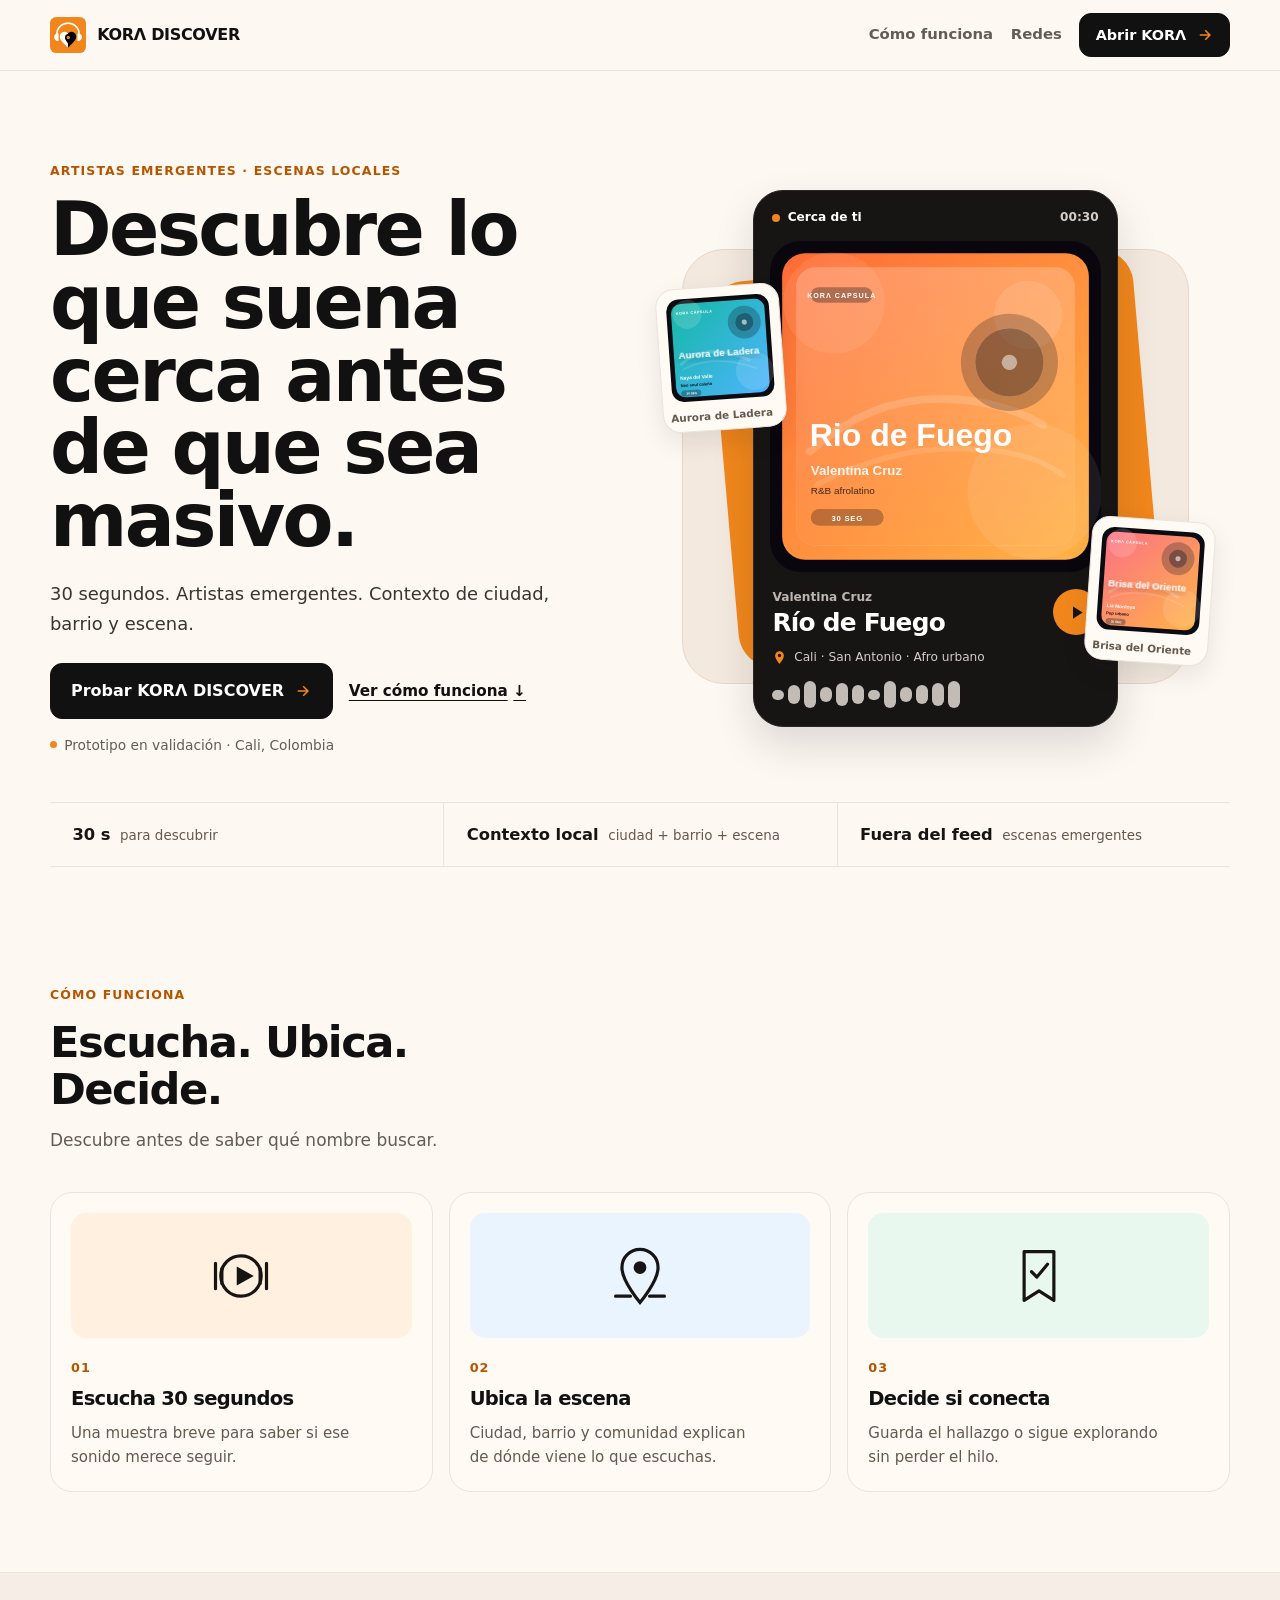
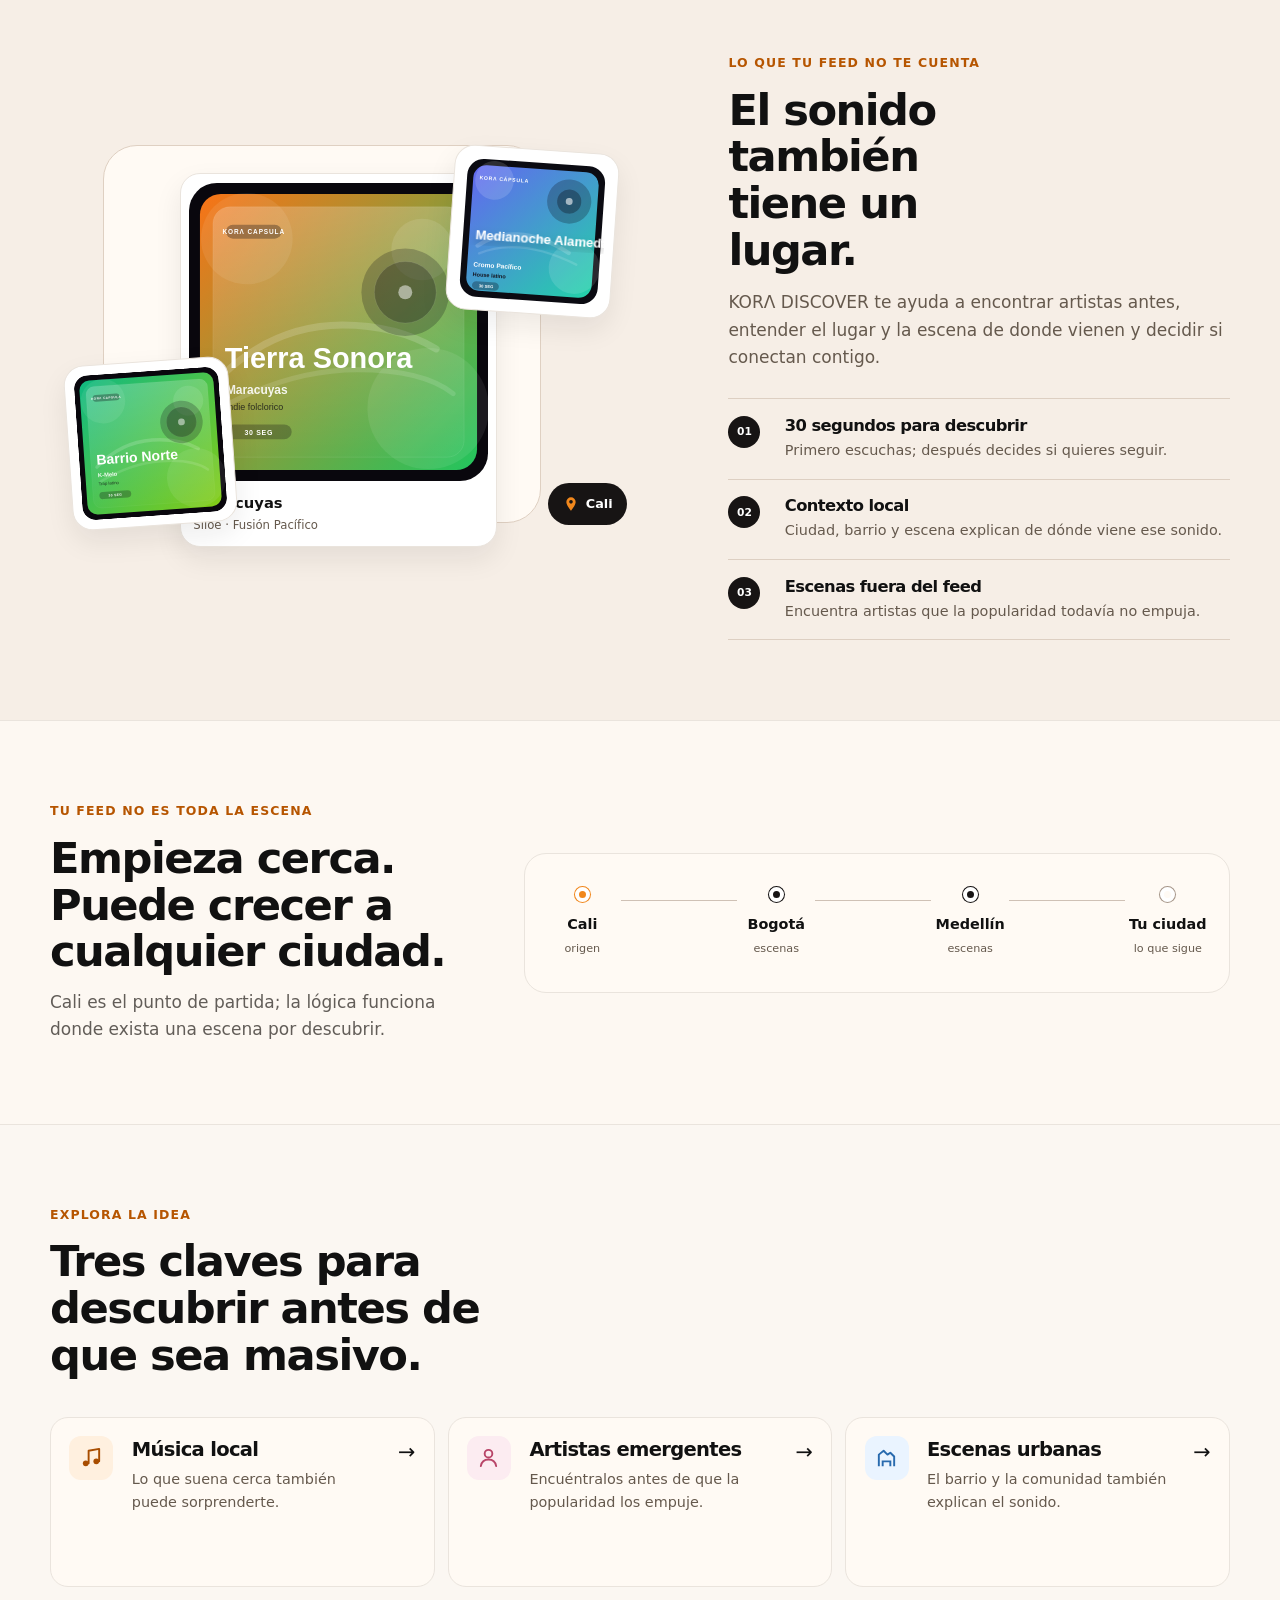
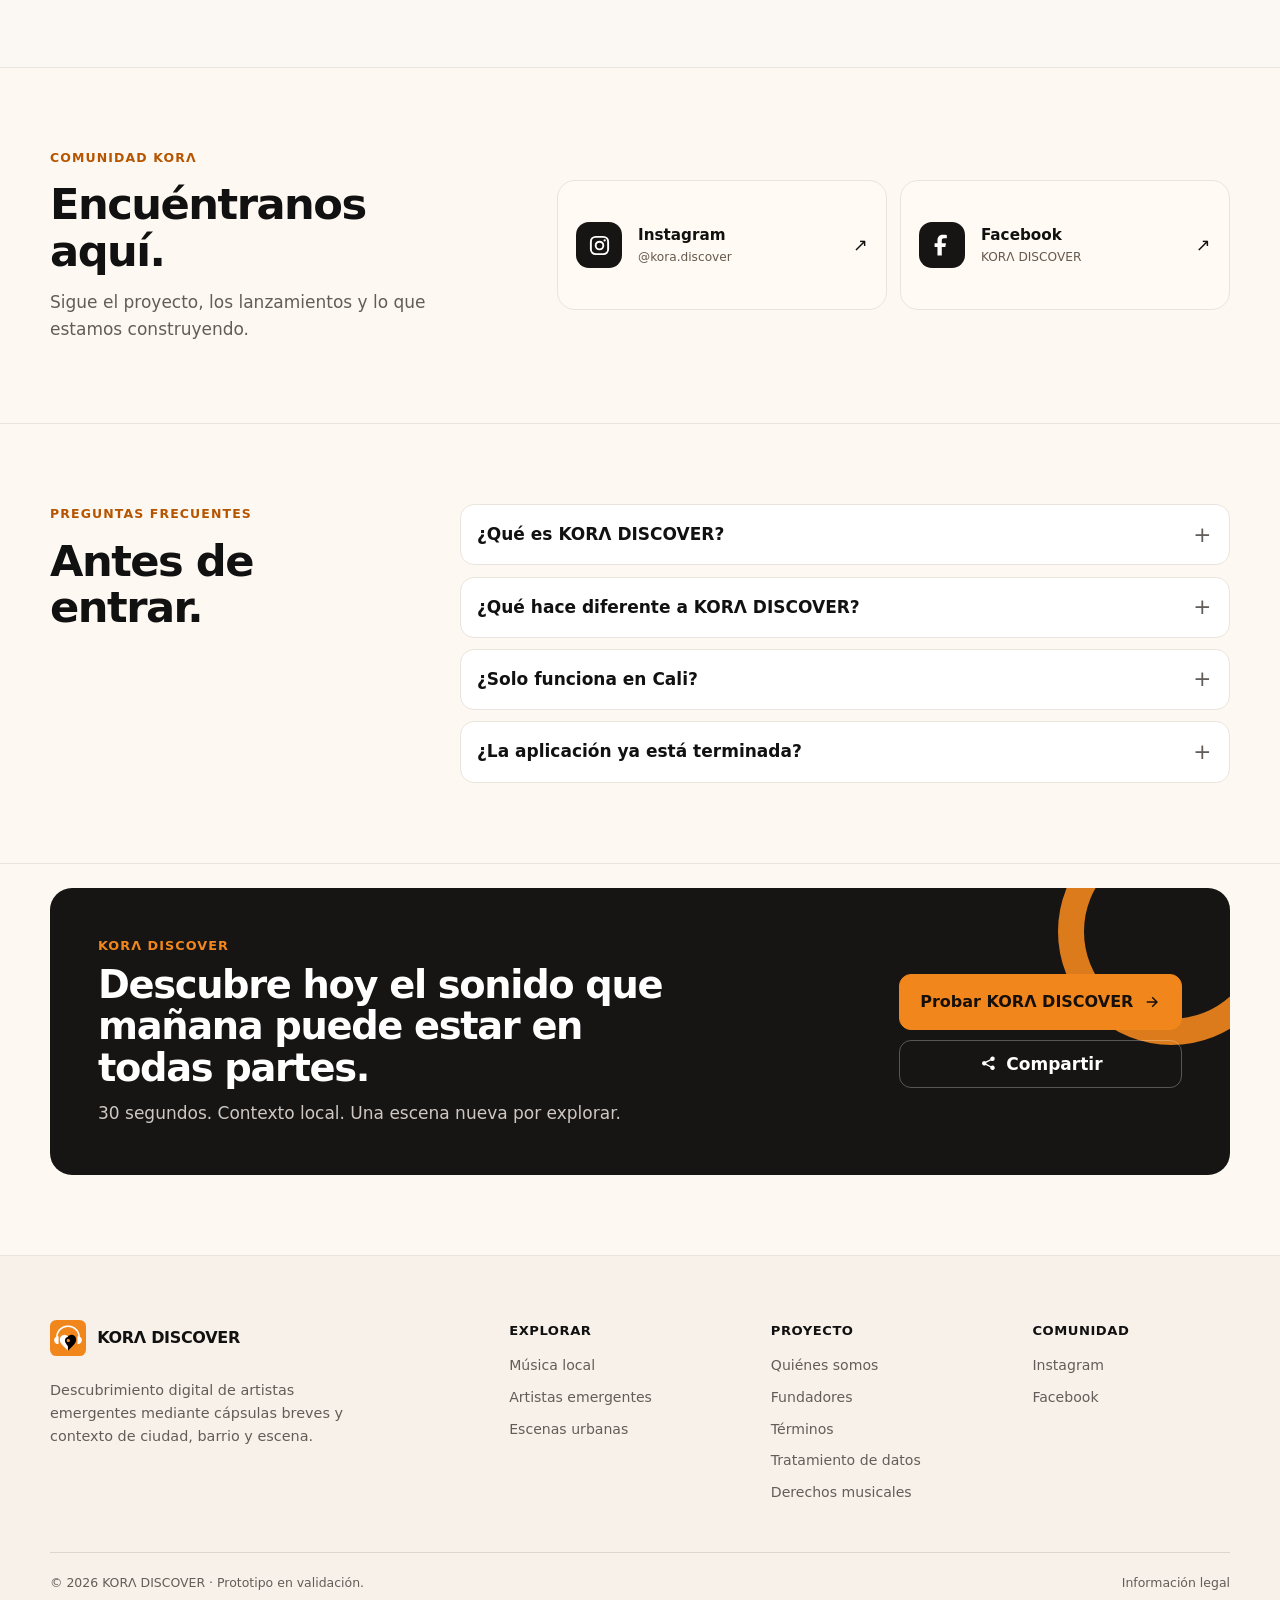
<file: index.html>
<!doctype html>
<html lang="es">
<head>
  <meta charset="utf-8">
  <meta name="viewport" content="width=device-width, initial-scale=1">
  <title>KORΛ DISCOVER | Descubre música emergente cerca de ti</title>
  <meta name="description" content="Descubre el sonido de tu entorno antes de que se vuelva masivo: artistas emergentes en cápsulas de 30 segundos con contexto de ciudad, barrio y escena.">
  <meta name="robots" content="index,follow,max-image-preview:large">
  <meta name="theme-color" content="#FDF8F2">
  <link rel="canonical" href="https://kora-discover.pages.dev/">
  <link rel="icon" href="assets/img/cora-discover-icon.svg" type="image/svg+xml">
  <link rel="stylesheet" href="assets/css/styles.css?v=20260912-lambda">

  <meta property="og:type" content="website">
  <meta property="og:locale" content="es_CO">
  <meta property="og:site_name" content="KORΛ DISCOVER">
  <meta property="og:title" content="KORΛ DISCOVER | Descubre música emergente cerca de ti">
  <meta property="og:description" content="30 segundos para descubrir artistas emergentes, entender su contexto local y entrar a escenas que todavía no aparecen en tu feed.">
  <meta property="og:url" content="https://kora-discover.pages.dev/">
  <meta property="og:image" content="https://kora-discover.pages.dev/assets/img/cora-discover-social-card.png">
  <meta property="og:image:width" content="1200">
  <meta property="og:image:height" content="630">
  <meta property="og:image:alt" content="KORΛ DISCOVER, música emergente local en cápsulas de 30 segundos">
  <meta name="twitter:card" content="summary_large_image">
  <meta name="twitter:title" content="KORΛ DISCOVER | Descubre música emergente cerca de ti">
  <meta name="twitter:description" content="Descubre artistas emergentes en 30 segundos, con contexto de ciudad, barrio y escena.">
  <meta name="twitter:image" content="https://kora-discover.pages.dev/assets/img/cora-discover-social-card.png">

  <script type="application/ld+json">
  {
    "@context": "https://schema.org",
    "@graph": [
      {
        "@type": "WebSite",
        "@id": "https://kora-discover.pages.dev/#website",
        "url": "https://kora-discover.pages.dev/",
        "name": "KORΛ DISCOVER",
        "description": "Experiencia digital para descubrir artistas emergentes y escenas locales en cápsulas de 30 segundos, con contexto de ciudad, barrio y comunidad.",
        "inLanguage": "es-CO"
      },
      {
        "@type": "SoftwareApplication",
        "@id": "https://kora-discover.pages.dev/#application",
        "name": "KORΛ DISCOVER",
        "applicationCategory": "MultimediaApplication",
        "operatingSystem": "Web",
        "isAccessibleForFree": true,
        "url": "https://kora-discover.pages.dev/",
        "sameAs": [
          "https://www.instagram.com/kora.discover/",
          "https://www.facebook.com/profile.php?id=61594382606378"
        ],
        "description": "Experiencia digital de descubrimiento musical para encontrar artistas emergentes antes de que se vuelvan masivos, entender su contexto local y explorar escenas fuera de los feeds globales."
      }
    ]
  }
  </script>
  <script type="application/ld+json">
  {
    "@context": "https://schema.org",
    "@type": "FAQPage",
    "mainEntity": [
      {
        "@type": "Question",
        "name": "¿Qué es KORΛ DISCOVER?",
        "acceptedAnswer": {"@type": "Answer", "text": "KORΛ DISCOVER es una experiencia digital para descubrir artistas emergentes en cápsulas de 30 segundos, con contexto de ciudad, barrio y escena."}
      },
      {
        "@type": "Question",
        "name": "¿Qué hace diferente a KORΛ DISCOVER?",
        "acceptedAnswer": {"@type": "Answer", "text": "KORΛ DISCOVER combina cápsulas de 30 segundos, artistas emergentes y contexto de ciudad, barrio y escena para facilitar un descubrimiento musical más rápido y significativo."}
      },
      {
        "@type": "Question",
        "name": "¿KORΛ DISCOVER solo funciona en Cali?",
        "acceptedAnswer": {"@type": "Answer", "text": "El prototipo nació y se validó inicialmente con referencias de Cali, pero la propuesta está pensada para extenderse a otras ciudades, barrios y comunidades musicales."}
      },
      {
        "@type": "Question",
        "name": "¿La aplicación ya es un producto final?",
        "acceptedAnswer": {"@type": "Answer", "text": "Actualmente KORΛ DISCOVER se encuentra en etapa de prototipo y validación. La URL pública de la aplicación se actualizará cuando la nueva versión esté disponible."}
      }
    ]
  }
  </script>
  <script defer src="assets/js/site.js?v=20260912-meta-events"></script>
  <!-- Meta Pixel Code -->
  <script>
  !function(f,b,e,v,n,t,s)
  {if(f.fbq)return;n=f.fbq=function(){n.callMethod?
  n.callMethod.apply(n,arguments):n.queue.push(arguments)};
  if(!f._fbq)f._fbq=n;n.push=n;n.loaded=!0;n.version='2.0';
  n.queue=[];t=b.createElement(e);t.async=!0;
  t.src=v;s=b.getElementsByTagName(e)[0];
  s.parentNode.insertBefore(t,s)}(window, document,'script',
  'https://connect.facebook.net/en_US/fbevents.js');
  fbq('init', '839867139152313');
  fbq('track', 'PageView');
  fbq('track', 'ViewContent', {
    content_name: "KORΛ DISCOVER",
    content_category: "landing"
  });
  </script>
  <!-- End Meta Pixel Code -->
</head>
<body data-page="home">
  <noscript><img height="1" width="1" style="display:none" alt=""
    src="https://www.facebook.com/tr?id=839867139152313&amp;ev=PageView&amp;noscript=1"
  ></noscript>
  <a class="skip-link" href="#contenido">Saltar al contenido</a>

  <header class="site-header">
    <div class="container header-inner">
      <a class="brand" href="./" aria-label="KORΛ DISCOVER, inicio">
        <img src="assets/img/cora-discover-icon.svg" alt="" width="36" height="36">
        <span>KORΛ DISCOVER</span>
      </a>
      <nav class="nav" aria-label="Navegación principal">
        <a class="nav-link" href="#como-funciona">Cómo funciona</a>
        <a class="nav-link" href="#redes">Redes</a>
        <a class="button button-primary button-header" href="#app-pendiente" data-app-link>
          Abrir KORΛ
          <svg viewBox="0 0 24 24" aria-hidden="true"><path d="M5 11h11.17l-4.59-4.59L13 5l7 7-7 7-1.42-1.41L16.17 13H5v-2Z" fill="currentColor"/></svg>
        </a>
      </nav>
    </div>
  </header>

  <main id="contenido">
    <section class="hero home-hero">
      <div class="container hero-grid home-hero-grid">
        <div class="hero-copy home-hero-copy">
          <p class="eyebrow">Artistas emergentes · escenas locales</p>
          <h1>Descubre lo que suena cerca antes de que sea masivo.</h1>
          <p class="lede">30 segundos. Artistas emergentes. Contexto de ciudad, barrio y escena.</p>
          <div class="hero-actions">
            <a class="button button-primary button-hero" href="#app-pendiente" data-app-link>
              Probar KORΛ DISCOVER
              <svg viewBox="0 0 24 24" aria-hidden="true"><path d="M5 11h11.17l-4.59-4.59L13 5l7 7-7 7-1.42-1.41L16.17 13H5v-2Z" fill="currentColor"/></svg>
            </a>
            <a class="text-link" href="#como-funciona">Ver cómo funciona <span aria-hidden="true">↓</span></a>
          </div>
          <p class="microcopy"><span class="micro-dot" aria-hidden="true"></span> Prototipo en validación · Cali, Colombia</p>
        </div>

        <div class="discovery-visual" aria-label="Vista ilustrada de una cápsula musical de KORΛ DISCOVER">
          <div class="visual-orbit visual-orbit-left" aria-hidden="true">
            <img src="assets/img/cover-aurora-ladera.svg" alt="">
            <span>Aurora de Ladera</span>
          </div>
          <div class="visual-orbit visual-orbit-right" aria-hidden="true">
            <img src="assets/img/cover-brisa-oriente.svg" alt="">
            <span>Brisa del Oriente</span>
          </div>
          <div class="capsule-shell">
            <div class="capsule-topline">
              <span class="status"><i aria-hidden="true"></i> Cerca de ti</span>
              <span>00:30</span>
            </div>
            <img class="capsule-cover" src="assets/img/rio-fuego-valentina-cruz-cover.svg" alt="Portada de Río de Fuego, de Valentina Cruz" width="600" height="600">
            <div class="capsule-info">
              <div>
                <p>Valentina Cruz</p>
                <h2>Río de Fuego</h2>
              </div>
              <button class="visual-play" type="button" tabindex="-1" aria-hidden="true">
                <svg viewBox="0 0 24 24"><path d="M8 5v14l11-7z" fill="currentColor"/></svg>
              </button>
            </div>
            <div class="capsule-place">
              <svg viewBox="0 0 24 24" aria-hidden="true"><path d="M12 2a7 7 0 0 0-7 7c0 5.15 7 13 7 13s7-7.85 7-13a7 7 0 0 0-7-7Zm0 9.5A2.5 2.5 0 1 1 12 6a2.5 2.5 0 0 1 0 5.5Z" fill="currentColor"/></svg>
              <span>Cali · San Antonio · Afro urbano</span>
            </div>
            <div class="capsule-wave" aria-hidden="true">
              <span></span><span></span><span></span><span></span><span></span><span></span><span></span><span></span><span></span><span></span><span></span><span></span>
            </div>
          </div>
        </div>
      </div>

      <div class="container value-strip" aria-label="Resumen de KORΛ DISCOVER">
        <div><strong>30 s</strong><span>para descubrir</span></div>
        <div><strong>Contexto local</strong><span>ciudad + barrio + escena</span></div>
        <div><strong>Fuera del feed</strong><span>escenas emergentes</span></div>
      </div>
    </section>

    <section class="section home-how" id="como-funciona">
      <div class="container">
        <div class="section-head home-section-head">
          <p class="eyebrow">Cómo funciona</p>
          <h2>Escucha. Ubica. Decide.</h2>
          <p>Descubre antes de saber qué nombre buscar.</p>
        </div>
        <div class="visual-steps">
          <article class="visual-step">
            <div class="step-illustration step-illustration-orange" aria-hidden="true">
              <svg viewBox="0 0 64 64"><circle cx="32" cy="32" r="19" fill="none" stroke="currentColor" stroke-width="3"/><path d="M28 23l16 9-16 9V23Z" fill="currentColor"/><path d="M8 20v24M14 25v14M50 25v14M56 20v24" stroke="currentColor" stroke-width="3" stroke-linecap="round"/></svg>
            </div>
            <span class="step-number">01</span>
            <h3>Escucha 30 segundos</h3>
            <p>Una muestra breve para saber si ese sonido merece seguir.</p>
          </article>
          <article class="visual-step">
            <div class="step-illustration step-illustration-blue" aria-hidden="true">
              <svg viewBox="0 0 64 64"><path d="M32 7a17 17 0 0 0-17 17c0 13 17 33 17 33s17-20 17-33A17 17 0 0 0 32 7Z" fill="none" stroke="currentColor" stroke-width="3"/><circle cx="32" cy="24" r="6" fill="currentColor"/><path d="M9 51h14M41 51h14" stroke="currentColor" stroke-width="3" stroke-linecap="round"/></svg>
            </div>
            <span class="step-number">02</span>
            <h3>Ubica la escena</h3>
            <p>Ciudad, barrio y comunidad explican de dónde viene lo que escuchas.</p>
          </article>
          <article class="visual-step">
            <div class="step-illustration step-illustration-green" aria-hidden="true">
              <svg viewBox="0 0 64 64"><path d="M18 9h28v46L32 46 18 55V9Z" fill="none" stroke="currentColor" stroke-width="3" stroke-linejoin="round"/><path d="m25 28 5 5 10-12" fill="none" stroke="currentColor" stroke-width="3" stroke-linecap="round" stroke-linejoin="round"/></svg>
            </div>
            <span class="step-number">03</span>
            <h3>Decide si conecta</h3>
            <p>Guarda el hallazgo o sigue explorando sin perder el hilo.</p>
          </article>
        </div>
      </div>
    </section>

    <section class="section section-soft home-context">
      <div class="container context-layout">
        <div class="cover-collage" aria-label="Ejemplos visuales de artistas y cápsulas de KORΛ DISCOVER">
          <figure class="collage-card collage-main">
            <img src="assets/img/tierra-sonora-maracuyas-cover.svg" alt="Portada de Tierra Sonora, de Maracuyas" width="600" height="600">
            <figcaption><strong>Maracuyas</strong><span>Siloé · Fusión Pacífico</span></figcaption>
          </figure>
          <figure class="collage-card collage-small collage-a">
            <img src="assets/img/barrio-norte-kmelo-cover.svg" alt="Portada de Barrio Norte, de K-Melo" width="600" height="600">
          </figure>
          <figure class="collage-card collage-small collage-b">
            <img src="assets/img/cover-medianoche-alameda.svg" alt="Portada de Medianoche Alameda" width="420" height="420">
          </figure>
          <div class="context-pin" aria-hidden="true">
            <svg viewBox="0 0 24 24"><path d="M12 2a7 7 0 0 0-7 7c0 5.15 7 13 7 13s7-7.85 7-13a7 7 0 0 0-7-7Zm0 9.5A2.5 2.5 0 1 1 12 6a2.5 2.5 0 0 1 0 5.5Z" fill="currentColor"/></svg>
            <span>Cali</span>
          </div>
        </div>

        <div class="context-copy">
          <p class="eyebrow">Lo que tu feed no te cuenta</p>
          <h2>El sonido también tiene un lugar.</h2>
          <p class="context-intro">KORΛ DISCOVER te ayuda a encontrar artistas antes, entender el lugar y la escena de donde vienen y decidir si conectan contigo.</p>
          <div class="benefit-list">
            <div>
              <span class="benefit-mark" aria-hidden="true">01</span>
              <div><h3>30 segundos para descubrir</h3><p>Primero escuchas; después decides si quieres seguir.</p></div>
            </div>
            <div>
              <span class="benefit-mark" aria-hidden="true">02</span>
              <div><h3>Contexto local</h3><p>Ciudad, barrio y escena explican de dónde viene ese sonido.</p></div>
            </div>
            <div>
              <span class="benefit-mark" aria-hidden="true">03</span>
              <div><h3>Escenas fuera del feed</h3><p>Encuentra artistas que la popularidad todavía no empuja.</p></div>
            </div>
          </div>
        </div>
      </div>
    </section>

    <section class="section home-scenes">
      <div class="container scenes-story">
        <div class="section-head compact-head">
          <p class="eyebrow">Tu feed no es toda la escena</p>
          <h2>Empieza cerca. Puede crecer a cualquier ciudad.</h2>
          <p>Cali es el punto de partida; la lógica funciona donde exista una escena por descubrir.</p>
        </div>
        <div class="scene-route" aria-label="Expansión conceptual de KORΛ DISCOVER por ciudades">
          <div class="route-node route-active"><i aria-hidden="true"></i><strong>Cali</strong><span>origen</span></div>
          <span class="route-line" aria-hidden="true"></span>
          <div class="route-node"><i aria-hidden="true"></i><strong>Bogotá</strong><span>escenas</span></div>
          <span class="route-line" aria-hidden="true"></span>
          <div class="route-node"><i aria-hidden="true"></i><strong>Medellín</strong><span>escenas</span></div>
          <span class="route-line" aria-hidden="true"></span>
          <div class="route-node route-future"><i aria-hidden="true"></i><strong>Tu ciudad</strong><span>lo que sigue</span></div>
        </div>
      </div>
    </section>

    <section class="section section-soft home-explore" aria-labelledby="explora-mas">
      <div class="container">
        <div class="section-head home-section-head">
          <p class="eyebrow">Explora la idea</p>
          <h2 id="explora-mas">Tres claves para descubrir antes de que sea masivo.</h2>
        </div>
        <div class="explore-cards">
          <a href="musica-local/">
            <span class="explore-icon explore-icon-orange" aria-hidden="true"><svg viewBox="0 0 24 24"><path d="M9 18V5l11-2v13" fill="none" stroke="currentColor" stroke-width="2" stroke-linecap="round" stroke-linejoin="round"/><circle cx="6" cy="18" r="3" fill="currentColor"/><circle cx="17" cy="16" r="3" fill="currentColor"/></svg></span>
            <div><h3>Música local</h3><p>Lo que suena cerca también puede sorprenderte.</p></div>
            <b aria-hidden="true">→</b>
          </a>
          <a href="artistas-emergentes/">
            <span class="explore-icon explore-icon-pink" aria-hidden="true"><svg viewBox="0 0 24 24"><circle cx="12" cy="8" r="4" fill="none" stroke="currentColor" stroke-width="2"/><path d="M4 21c.8-5 3.4-7 8-7s7.2 2 8 7" fill="none" stroke="currentColor" stroke-width="2" stroke-linecap="round"/></svg></span>
            <div><h3>Artistas emergentes</h3><p>Encuéntralos antes de que la popularidad los empuje.</p></div>
            <b aria-hidden="true">→</b>
          </a>
          <a href="escenas-urbanas/">
            <span class="explore-icon explore-icon-blue" aria-hidden="true"><svg viewBox="0 0 24 24"><path d="M4 21V9l5-4 4 4 3-2 4 4v10" fill="none" stroke="currentColor" stroke-width="2" stroke-linejoin="round"/><path d="M8 21v-5h8v5" fill="none" stroke="currentColor" stroke-width="2"/></svg></span>
            <div><h3>Escenas urbanas</h3><p>El barrio y la comunidad también explican el sonido.</p></div>
            <b aria-hidden="true">→</b>
          </a>
        </div>
      </div>
    </section>

    <section class="section social-section" id="redes">
      <div class="container social-layout">
        <div class="section-head compact-head">
          <p class="eyebrow">Comunidad KORΛ</p>
          <h2>Encuéntranos aquí.</h2>
          <p>Sigue el proyecto, los lanzamientos y lo que estamos construyendo.</p>
        </div>
        <div class="social-cards">
          <a class="social-card" href="https://www.instagram.com/kora.discover/" target="_blank" rel="noopener noreferrer" aria-label="KORΛ DISCOVER en Instagram">
            <span class="social-logo" aria-hidden="true">
              <svg viewBox="0 0 24 24"><rect x="3" y="3" width="18" height="18" rx="5" fill="none" stroke="currentColor" stroke-width="2"/><circle cx="12" cy="12" r="4" fill="none" stroke="currentColor" stroke-width="2"/><circle cx="17.4" cy="6.7" r="1.2" fill="currentColor"/></svg>
            </span>
            <span><strong>Instagram</strong><small>@kora.discover</small></span>
            <b aria-hidden="true">↗</b>
          </a>
          <a class="social-card" href="https://www.facebook.com/profile.php?id=61594382606378" target="_blank" rel="noopener noreferrer" aria-label="KORΛ DISCOVER en Facebook">
            <span class="social-logo" aria-hidden="true">
              <svg viewBox="0 0 24 24"><path d="M14 8h4V3.4c-.7-.1-2.8-.4-5.2-.4C8 3 5 5.8 5 10.8V15H1v5h4v12h6V20h5l.8-5H11v-3.7C11 9.9 11.4 8 14 8Z" transform="scale(.75) translate(4 -2)" fill="currentColor"/></svg>
            </span>
            <span><strong>Facebook</strong><small>KORΛ DISCOVER</small></span>
            <b aria-hidden="true">↗</b>
          </a>
        </div>
      </div>
    </section>

    <section class="section" id="faq">
      <div class="container faq-layout home-faq-layout">
        <div class="section-head compact-head">
          <p class="eyebrow">Preguntas frecuentes</p>
          <h2>Antes de entrar.</h2>
        </div>
        <div class="faq">
          <details>
            <summary>¿Qué es KORΛ DISCOVER?</summary>
            <p>Una experiencia digital para descubrir artistas emergentes en 30 segundos, con contexto de ciudad, barrio y escena.</p>
          </details>
          <details>
            <summary>¿Qué hace diferente a KORΛ DISCOVER?</summary>
            <p>Combina cápsulas de 30 segundos, artistas emergentes y contexto de ciudad, barrio y escena para que descubrir música nueva sea más rápido y significativo.</p>
          </details>
          <details>
            <summary>¿Solo funciona en Cali?</summary>
            <p>No. Cali es el punto de partida del prototipo; la propuesta está pensada para crecer a otras escenas.</p>
          </details>
          <details>
            <summary>¿La aplicación ya está terminada?</summary>
            <p>No. Está en etapa de prototipo y validación, con una versión funcional disponible para probar.</p>
          </details>
        </div>
      </div>
    </section>

    <section class="section final-section home-final-section">
      <div class="container">
        <div class="final-cta home-final-cta">
          <div>
            <p class="final-kicker">KORΛ DISCOVER</p>
            <h2>Descubre hoy el sonido que mañana puede estar en todas partes.</h2>
            <p>30 segundos. Contexto local. Una escena nueva por explorar.</p>
          </div>
          <div class="final-actions">
            <a class="button button-accent button-hero" href="#app-pendiente" data-app-link>
              Probar KORΛ DISCOVER
              <svg viewBox="0 0 24 24" aria-hidden="true"><path d="M5 11h11.17l-4.59-4.59L13 5l7 7-7 7-1.42-1.41L16.17 13H5v-2Z" fill="currentColor"/></svg>
            </a>
            <button class="share-button" type="button" data-share aria-label="Compartir KORΛ DISCOVER">
              <svg viewBox="0 0 24 24" aria-hidden="true"><path d="M18 8a3 3 0 1 0-2.83-4A3 3 0 0 0 15 5c0 .18.02.35.05.52L8.91 8.76A3 3 0 0 0 4 11a3 3 0 0 0 4.91 2.31l6.14 3.17A3 3 0 0 0 15 17a3 3 0 1 0 .92-2.16l-6.12-3.16c.12-.42.12-.86 0-1.28l6.12-3.23A3 3 0 0 0 18 8Z" fill="currentColor"/></svg>
              <span data-share-label>Compartir</span>
            </button>
          </div>
        </div>
      </div>
    </section>
  </main>

  <footer class="site-footer site-footer-expanded">
    <div class="container footer-main">
      <div class="footer-intro">
        <a class="brand" href="./"><img src="assets/img/cora-discover-icon.svg" alt="" width="36" height="36"><span>KORΛ DISCOVER</span></a>
        <p>Descubrimiento digital de artistas emergentes mediante cápsulas breves y contexto de ciudad, barrio y escena.</p>
      </div>
      <div class="footer-column">
        <strong>Explorar</strong>
        <a href="musica-local/">Música local</a>
        <a href="artistas-emergentes/">Artistas emergentes</a>
        <a href="escenas-urbanas/">Escenas urbanas</a>
      </div>
      <div class="footer-column">
        <strong>Proyecto</strong>
        <a href="acerca/">Quiénes somos</a>
        <a href="fundadores/">Fundadores</a>
        <a href="legal/#terminos">Términos</a>
        <a href="legal/#datos">Tratamiento de datos</a>
        <a href="legal/#derechos">Derechos musicales</a>
      </div>
      <div class="footer-column">
        <strong>Comunidad</strong>
        <a href="https://www.instagram.com/kora.discover/" target="_blank" rel="noopener noreferrer">Instagram</a>
        <a href="https://www.facebook.com/profile.php?id=61594382606378" target="_blank" rel="noopener noreferrer">Facebook</a>
      </div>
    </div>
    <div class="container footer-bottom">
      <span>© 2026 KORΛ DISCOVER · Prototipo en validación.</span>
      <a href="legal/">Información legal</a>
    </div>
  </footer>

  <a class="button button-primary mobile-cta" href="#app-pendiente" data-app-link>
    Probar KORΛ DISCOVER
    <svg viewBox="0 0 24 24" aria-hidden="true"><path d="M5 11h11.17l-4.59-4.59L13 5l7 7-7 7-1.42-1.41L16.17 13H5v-2Z" fill="currentColor"/></svg>
  </a>
</body>
</html>
</file>
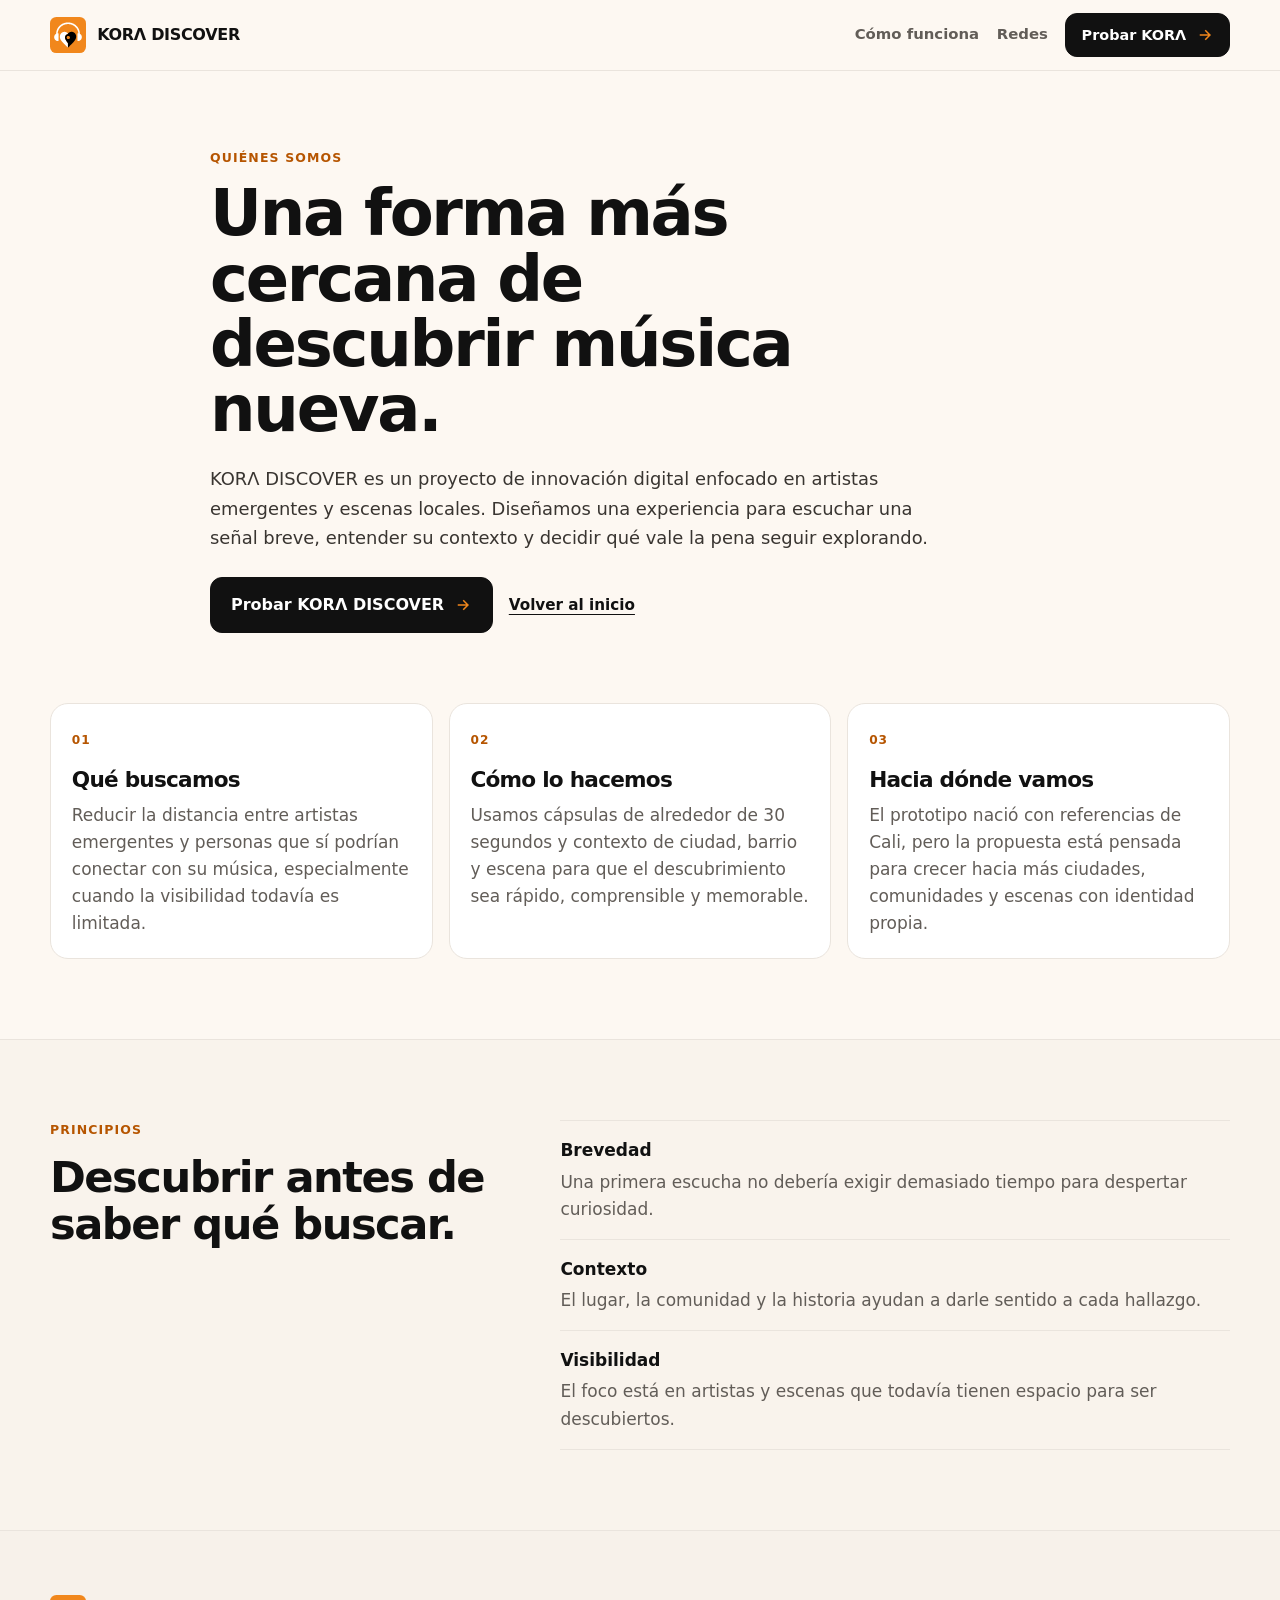
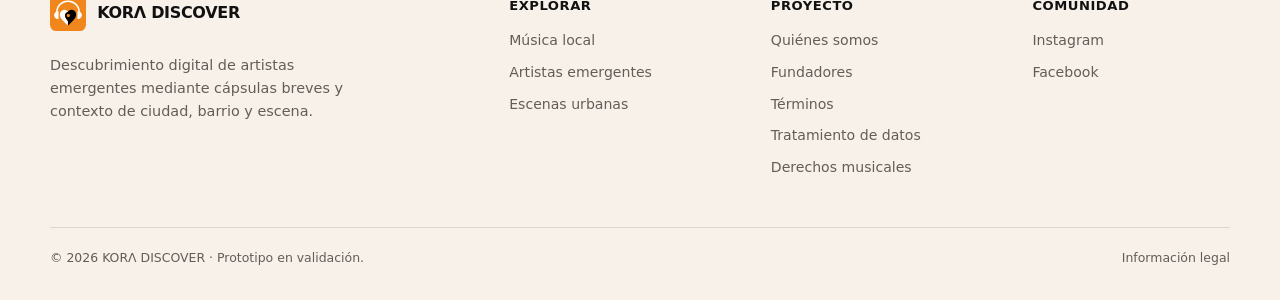
<file: acerca/index.html>
<!doctype html>
<html lang="es">
<head>
  <meta charset="utf-8">
  <meta name="viewport" content="width=device-width, initial-scale=1">
  <title>Quiénes somos | KORΛ DISCOVER</title>
  <meta name="description" content="Conoce el propósito de KORΛ DISCOVER, una experiencia digital para descubrir artistas emergentes mediante cápsulas breves y contexto local.">
  <meta name="robots" content="index,follow,max-image-preview:large">
  <meta name="theme-color" content="#FDF8F2">
  <link rel="canonical" href="https://kora-discover.pages.dev/acerca/">
  <link rel="icon" href="../assets/img/cora-discover-icon.svg" type="image/svg+xml">
  <link rel="stylesheet" href="../assets/css/styles.css?v=20260912-lambda">
  <meta property="og:type" content="website">
  <meta property="og:title" content="Quiénes somos | KORΛ DISCOVER">
  <meta property="og:description" content="Descubrimiento musical local, artistas emergentes y contexto cultural en una experiencia digital breve.">
  <meta property="og:url" content="https://kora-discover.pages.dev/acerca/">
  <meta property="og:image" content="https://kora-discover.pages.dev/assets/img/cora-discover-social-card.png">
  <script defer src="../assets/js/site.js?v=20260912-meta-events"></script>
  <!-- Meta Pixel Code -->
  <script>
  !function(f,b,e,v,n,t,s)
  {if(f.fbq)return;n=f.fbq=function(){n.callMethod?
  n.callMethod.apply(n,arguments):n.queue.push(arguments)};
  if(!f._fbq)f._fbq=n;n.push=n;n.loaded=!0;n.version='2.0';
  n.queue=[];t=b.createElement(e);t.async=!0;
  t.src=v;s=b.getElementsByTagName(e)[0];
  s.parentNode.insertBefore(t,s)}(window, document,'script',
  'https://connect.facebook.net/en_US/fbevents.js');
  fbq('init', '839867139152313');
  fbq('track', 'PageView');
  fbq('track', 'ViewContent', {
    content_name: "Quiénes somos | KORΛ DISCOVER",
    content_category: "project"
  });
  </script>
  <!-- End Meta Pixel Code -->
</head>
<body data-page="acerca">
  <noscript><img height="1" width="1" style="display:none" alt=""
    src="https://www.facebook.com/tr?id=839867139152313&amp;ev=PageView&amp;noscript=1"
  ></noscript>
  <a class="skip-link" href="#contenido">Saltar al contenido</a>
  <header class="site-header">
    <div class="container header-inner">
      <a class="brand" href="../" aria-label="KORΛ DISCOVER, inicio"><img src="../assets/img/cora-discover-icon.svg" alt="" width="36" height="36"><span>KORΛ DISCOVER</span></a>
      <nav class="nav" aria-label="Navegación principal"><a class="nav-link" href="../#como-funciona">Cómo funciona</a><a class="nav-link" href="../#redes">Redes</a><a class="button button-primary button-header" href="#app-pendiente" data-app-link>Probar KORΛ <svg viewBox="0 0 24 24" aria-hidden="true"><path d="M5 11h11.17l-4.59-4.59L13 5l7 7-7 7-1.42-1.41L16.17 13H5v-2Z" fill="currentColor"/></svg></a></nav>
    </div>
  </header>
  <main id="contenido">
    <section class="article-hero about-hero">
      <div class="container article-shell">
        <p class="eyebrow">Quiénes somos</p>
        <h1>Una forma más cercana de descubrir música nueva.</h1>
        <p class="lede">KORΛ DISCOVER es un proyecto de innovación digital enfocado en artistas emergentes y escenas locales. Diseñamos una experiencia para escuchar una señal breve, entender su contexto y decidir qué vale la pena seguir explorando.</p>
        <div class="article-actions"><a class="button button-primary button-hero" href="#app-pendiente" data-app-link>Probar KORΛ DISCOVER <svg viewBox="0 0 24 24" aria-hidden="true"><path d="M5 11h11.17l-4.59-4.59L13 5l7 7-7 7-1.42-1.41L16.17 13H5v-2Z" fill="currentColor"/></svg></a><a class="text-link" href="../">Volver al inicio</a></div>
      </div>
    </section>
    <section class="section about-section">
      <div class="container about-grid">
        <article><span>01</span><h2>Qué buscamos</h2><p>Reducir la distancia entre artistas emergentes y personas que sí podrían conectar con su música, especialmente cuando la visibilidad todavía es limitada.</p></article>
        <article><span>02</span><h2>Cómo lo hacemos</h2><p>Usamos cápsulas de alrededor de 30 segundos y contexto de ciudad, barrio y escena para que el descubrimiento sea rápido, comprensible y memorable.</p></article>
        <article><span>03</span><h2>Hacia dónde vamos</h2><p>El prototipo nació con referencias de Cali, pero la propuesta está pensada para crecer hacia más ciudades, comunidades y escenas con identidad propia.</p></article>
      </div>
    </section>
    <section class="section section-soft">
      <div class="container split-section about-principles">
        <div class="section-head compact-head"><p class="eyebrow">Principios</p><h2>Descubrir antes de saber qué buscar.</h2></div>
        <div class="about-principle-list">
          <div><strong>Brevedad</strong><p>Una primera escucha no debería exigir demasiado tiempo para despertar curiosidad.</p></div>
          <div><strong>Contexto</strong><p>El lugar, la comunidad y la historia ayudan a darle sentido a cada hallazgo.</p></div>
          <div><strong>Visibilidad</strong><p>El foco está en artistas y escenas que todavía tienen espacio para ser descubiertos.</p></div>
        </div>
      </div>
    </section>
  </main>
  <footer class="site-footer site-footer-expanded">
    <div class="container footer-main">
      <div class="footer-intro">
        <a class="brand" href="../"><img src="../assets/img/cora-discover-icon.svg" alt="" width="36" height="36"><span>KORΛ DISCOVER</span></a>
        <p>Descubrimiento digital de artistas emergentes mediante cápsulas breves y contexto de ciudad, barrio y escena.</p>
      </div>
      <div class="footer-column">
        <strong>Explorar</strong>
        <a href="../musica-local/">Música local</a>
        <a href="../artistas-emergentes/">Artistas emergentes</a>
        <a href="../escenas-urbanas/">Escenas urbanas</a>
      </div>
      <div class="footer-column">
        <strong>Proyecto</strong>
        <a href="../acerca/">Quiénes somos</a>
        <a href="../fundadores/">Fundadores</a>
        <a href="../legal/#terminos">Términos</a>
        <a href="../legal/#datos">Tratamiento de datos</a>
        <a href="../legal/#derechos">Derechos musicales</a>
      </div>
      <div class="footer-column">
        <strong>Comunidad</strong>
        <a href="https://www.instagram.com/kora.discover/" target="_blank" rel="noopener noreferrer">Instagram</a>
        <a href="https://www.facebook.com/profile.php?id=61594382606378" target="_blank" rel="noopener noreferrer">Facebook</a>
      </div>
    </div>
    <div class="container footer-bottom">
      <span>© 2026 KORΛ DISCOVER · Prototipo en validación.</span>
      <a href="../legal/">Información legal</a>
    </div>
  </footer>
  <a class="button button-primary mobile-cta" href="#app-pendiente" data-app-link>Probar KORΛ DISCOVER <svg viewBox="0 0 24 24" aria-hidden="true"><path d="M5 11h11.17l-4.59-4.59L13 5l7 7-7 7-1.42-1.41L16.17 13H5v-2Z" fill="currentColor"/></svg></a>
</body>
</html>
</file>
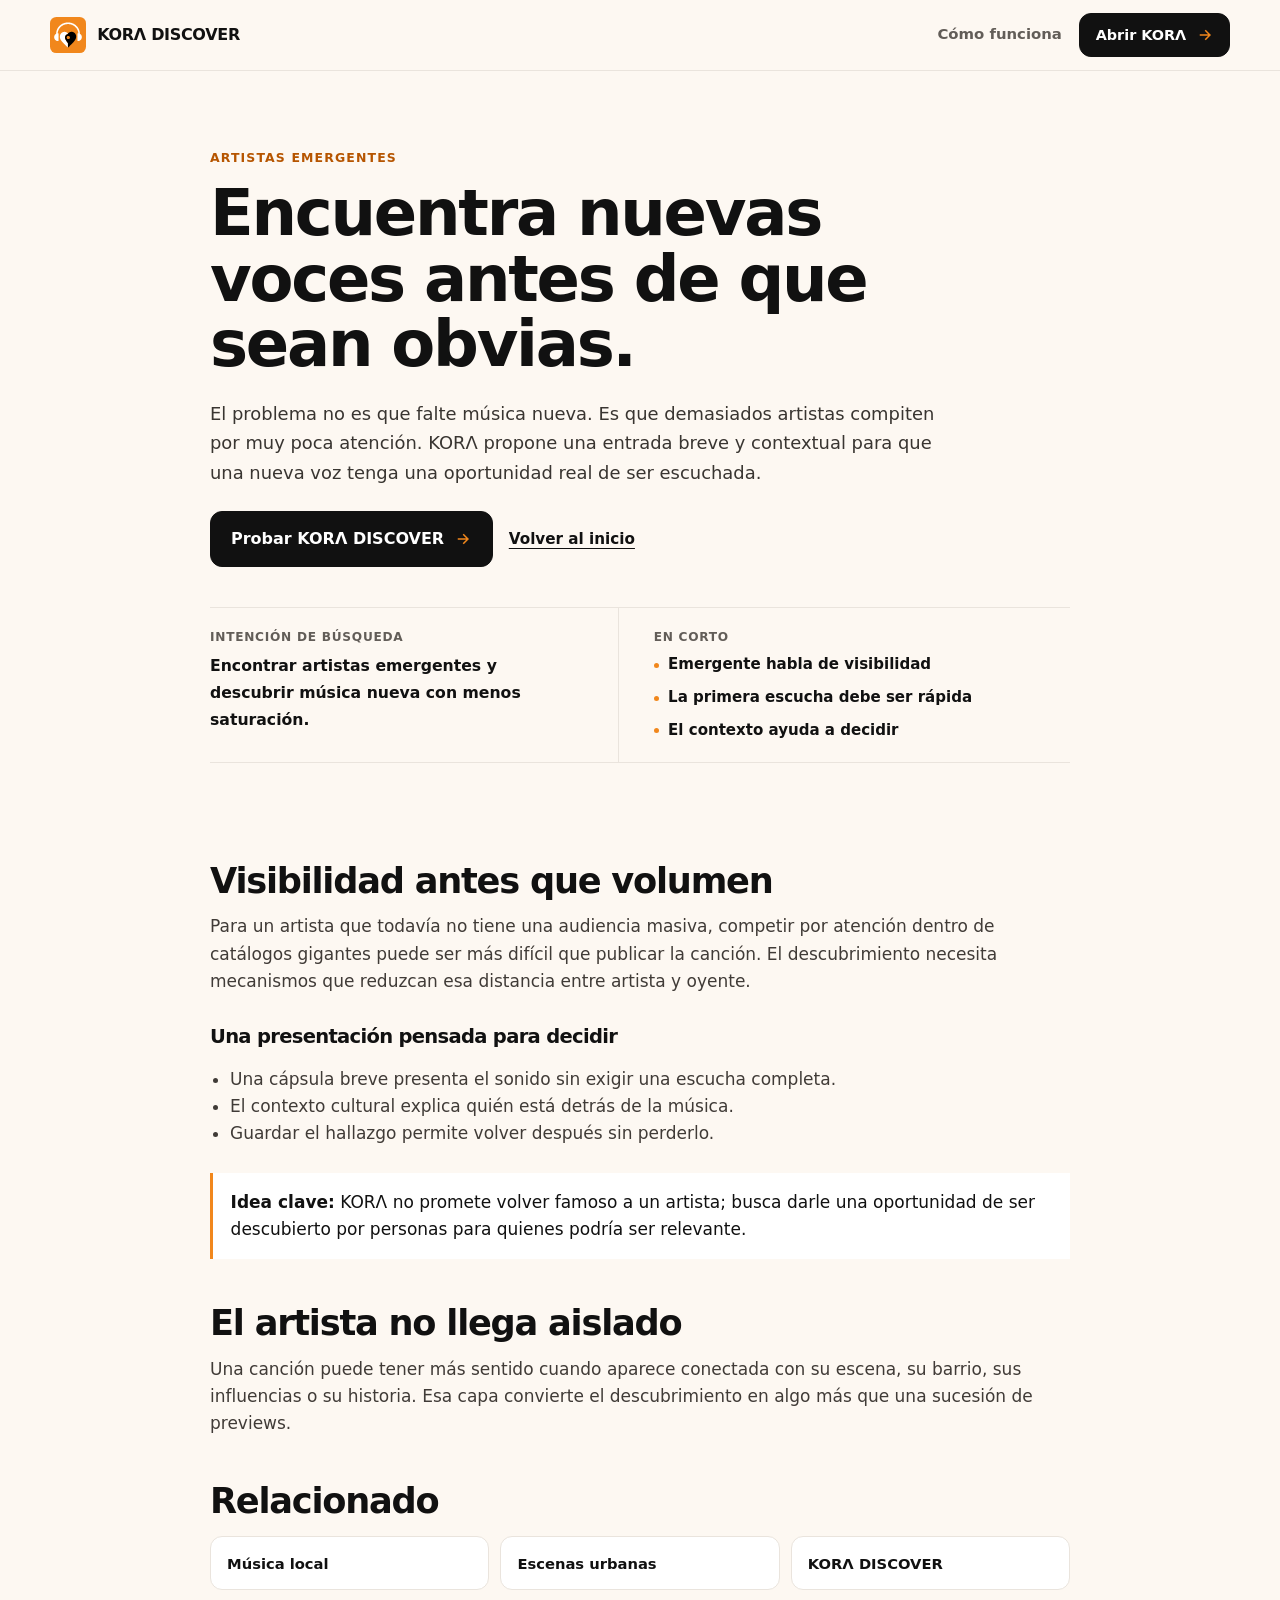
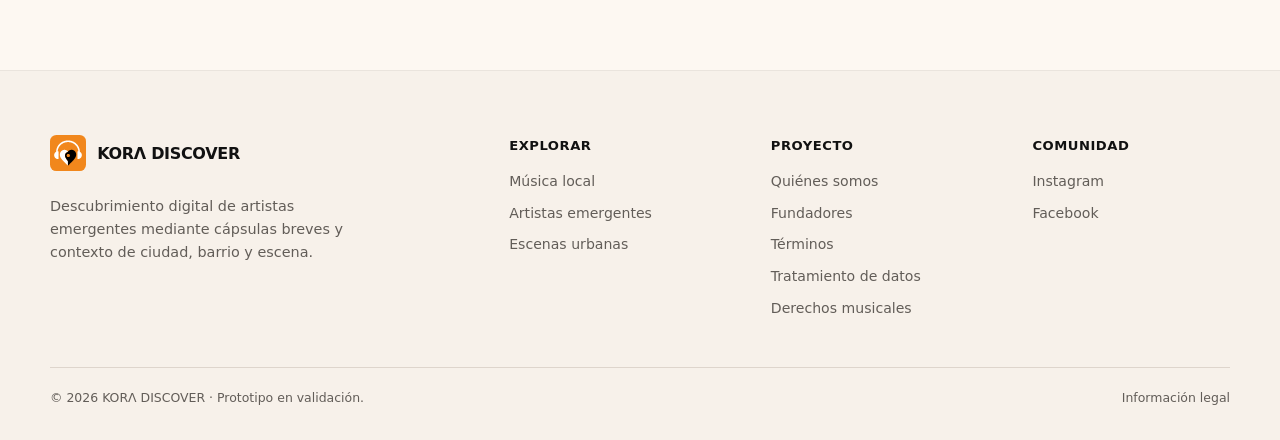
<file: artistas-emergentes/index.html>
<!doctype html>

<html lang="es">

<head>

  <meta charset="utf-8">

  <meta name="viewport" content="width=device-width, initial-scale=1">

  <title>Artistas emergentes: encuentra nuevas voces | KORΛ DISCOVER</title>

  <meta name="description" content="Descubre por qué los artistas emergentes necesitan mejores señales de descubrimiento y cómo KORΛ DISCOVER reduce la fricción para encontrarlos.">

  <meta name="robots" content="index,follow,max-image-preview:large">

  <meta name="theme-color" content="#FDF8F2">

  <link rel="canonical" href="https://kora-discover.pages.dev/artistas-emergentes/">

  <link rel="icon" href="../assets/img/cora-discover-icon.svg" type="image/svg+xml">

  <link rel="stylesheet" href="../assets/css/styles.css?v=20260912-lambda">

  <meta property="og:type" content="article">

  <meta property="og:title" content="Artistas emergentes: encuentra nuevas voces | KORΛ DISCOVER">

  <meta property="og:description" content="Una forma más rápida y contextual de descubrir artistas antes de que sean masivos.">

  <meta property="og:url" content="https://kora-discover.pages.dev/artistas-emergentes/">

  <meta property="og:image" content="https://kora-discover.pages.dev/assets/img/cora-discover-social-card.png">

  <meta name="twitter:card" content="summary_large_image">

  <script defer src="../assets/js/site.js?v=20260912-meta-events"></script>

  <!-- Meta Pixel Code -->
  <script>
  !function(f,b,e,v,n,t,s)
  {if(f.fbq)return;n=f.fbq=function(){n.callMethod?
  n.callMethod.apply(n,arguments):n.queue.push(arguments)};
  if(!f._fbq)f._fbq=n;n.push=n;n.loaded=!0;n.version='2.0';
  n.queue=[];t=b.createElement(e);t.async=!0;
  t.src=v;s=b.getElementsByTagName(e)[0];
  s.parentNode.insertBefore(t,s)}(window, document,'script',
  'https://connect.facebook.net/en_US/fbevents.js');
  fbq('init', '839867139152313');
  fbq('track', 'PageView');
  fbq('track', 'ViewContent', {
    content_name: "Artistas emergentes | KORΛ DISCOVER",
    content_category: "editorial"
  });
  </script>
  <!-- End Meta Pixel Code -->
</head>

<body data-page="artistas-emergentes">

  <noscript><img height="1" width="1" style="display:none" alt=""
    src="https://www.facebook.com/tr?id=839867139152313&amp;ev=PageView&amp;noscript=1"
  ></noscript>
  <a class="skip-link" href="#contenido">Saltar al contenido</a>

  <header class="site-header">

    <div class="container header-inner"><a class="brand" href="../"><img src="../assets/img/cora-discover-icon.svg" alt="" width="36" height="36"><span>KORΛ DISCOVER</span></a><nav class="nav" aria-label="Navegación principal"><a class="nav-link" href="../#como-funciona">Cómo funciona</a><a class="button button-primary button-header" href="#app-pendiente" data-app-link>Abrir KORΛ <svg viewBox="0 0 24 24" aria-hidden="true"><path d="M5 11h11.17l-4.59-4.59L13 5l7 7-7 7-1.42-1.41L16.17 13H5v-2Z" fill="currentColor"/></svg></a></nav></div>

  </header>

  <main id="contenido">

    <section class="article-hero"><div class="container article-shell"><p class="eyebrow">Artistas emergentes</p><h1>Encuentra nuevas voces antes de que sean obvias.</h1><p class="lede">El problema no es que falte música nueva. Es que demasiados artistas compiten por muy poca atención. KORΛ propone una entrada breve y contextual para que una nueva voz tenga una oportunidad real de ser escuchada.</p><div class="article-actions"><a class="button button-primary button-hero" href="#app-pendiente" data-app-link>Probar KORΛ DISCOVER <svg viewBox="0 0 24 24" aria-hidden="true"><path d="M5 11h11.17l-4.59-4.59L13 5l7 7-7 7-1.42-1.41L16.17 13H5v-2Z" fill="currentColor"/></svg></a><a class="text-link" href="../">Volver al inicio</a></div><div class="search-summary article-summary"><div class="search-intent"><span>Intención de búsqueda</span><strong>Encontrar artistas emergentes y descubrir música nueva con menos saturación.</strong></div><div class="key-takeaways"><span>En corto</span><ul><li>Emergente habla de visibilidad</li><li>La primera escucha debe ser rápida</li><li>El contexto ayuda a decidir</li></ul></div></div></div></section>

    <article class="container article-shell article-body">

      <h2>Visibilidad antes que volumen</h2>

      <p>Para un artista que todavía no tiene una audiencia masiva, competir por atención dentro de catálogos gigantes puede ser más difícil que publicar la canción. El descubrimiento necesita mecanismos que reduzcan esa distancia entre artista y oyente.</p>

      <h3>Una presentación pensada para decidir</h3>

      <ul><li>Una cápsula breve presenta el sonido sin exigir una escucha completa.</li><li>El contexto cultural explica quién está detrás de la música.</li><li>Guardar el hallazgo permite volver después sin perderlo.</li></ul>

      <div class="key-box"><strong>Idea clave:</strong> KORΛ no promete volver famoso a un artista; busca darle una oportunidad de ser descubierto por personas para quienes podría ser relevante.</div>

      <h2>El artista no llega aislado</h2>

      <p>Una canción puede tener más sentido cuando aparece conectada con su escena, su barrio, sus influencias o su historia. Esa capa convierte el descubrimiento en algo más que una sucesión de previews.</p>

      <h2>Relacionado</h2><div class="related-links"><a href="../musica-local/">Música local</a><a href="../escenas-urbanas/">Escenas urbanas</a><a href="../">KORΛ DISCOVER</a></div>

    </article>

  </main>

  <footer class="site-footer site-footer-expanded">
    <div class="container footer-main">
      <div class="footer-intro">
        <a class="brand" href="../"><img src="../assets/img/cora-discover-icon.svg" alt="" width="36" height="36"><span>KORΛ DISCOVER</span></a>
        <p>Descubrimiento digital de artistas emergentes mediante cápsulas breves y contexto de ciudad, barrio y escena.</p>
      </div>
      <div class="footer-column">
        <strong>Explorar</strong>
        <a href="../musica-local/">Música local</a>
        <a href="../artistas-emergentes/">Artistas emergentes</a>
        <a href="../escenas-urbanas/">Escenas urbanas</a>
      </div>
      <div class="footer-column">
        <strong>Proyecto</strong>
        <a href="../acerca/">Quiénes somos</a>
        <a href="../fundadores/">Fundadores</a>
        <a href="../legal/#terminos">Términos</a>
        <a href="../legal/#datos">Tratamiento de datos</a>
        <a href="../legal/#derechos">Derechos musicales</a>
      </div>
      <div class="footer-column">
        <strong>Comunidad</strong>
        <a href="https://www.instagram.com/kora.discover/" target="_blank" rel="noopener noreferrer">Instagram</a>
        <a href="https://www.facebook.com/profile.php?id=61594382606378" target="_blank" rel="noopener noreferrer">Facebook</a>
      </div>
    </div>
    <div class="container footer-bottom">
      <span>© 2026 KORΛ DISCOVER · Prototipo en validación.</span>
      <a href="../legal/">Información legal</a>
    </div>
  </footer>

  <a class="button button-primary mobile-cta" href="#app-pendiente" data-app-link>Probar KORΛ DISCOVER <svg viewBox="0 0 24 24" aria-hidden="true"><path d="M5 11h11.17l-4.59-4.59L13 5l7 7-7 7-1.42-1.41L16.17 13H5v-2Z" fill="currentColor"/></svg></a>

</body>

</html>
</file>
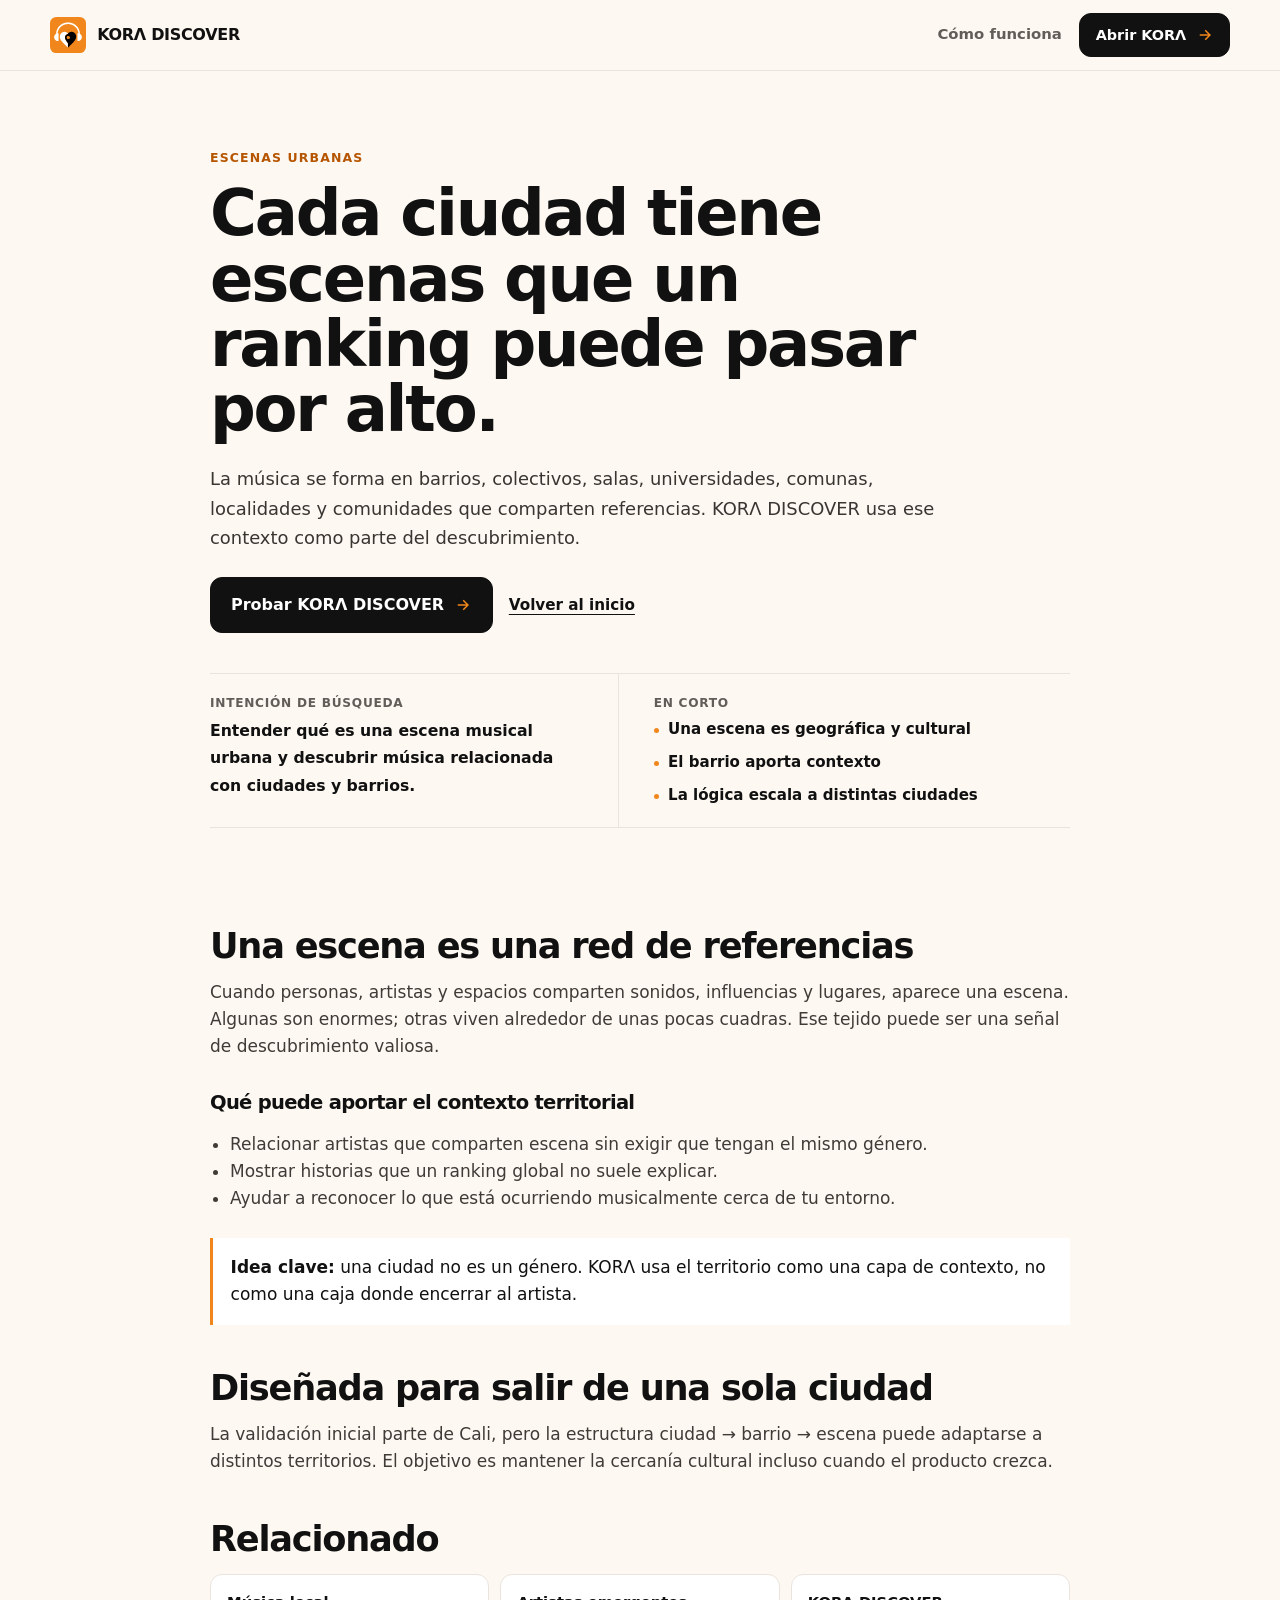
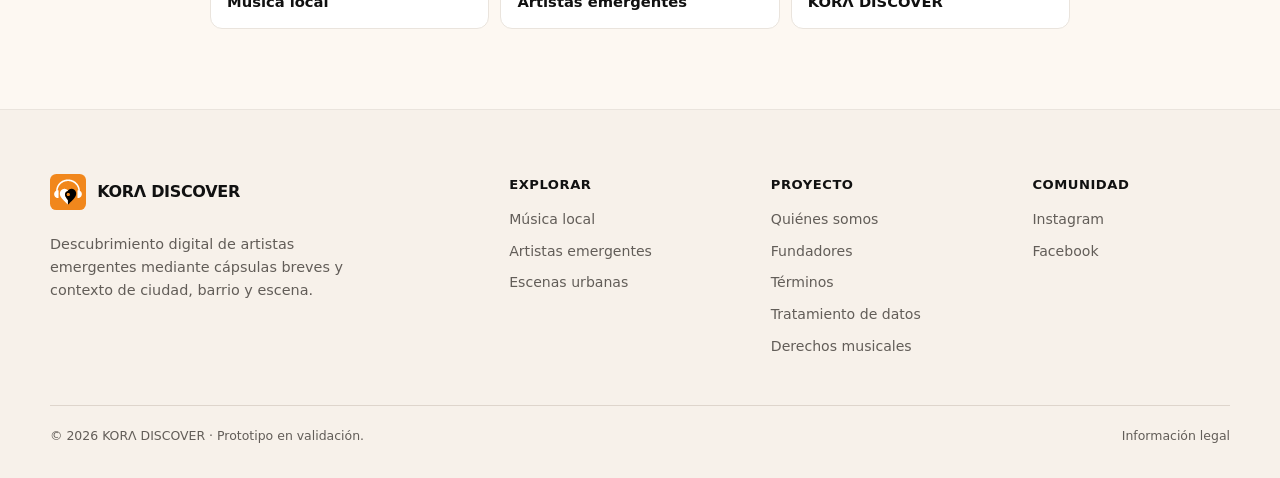
<file: escenas-urbanas/index.html>
<!doctype html>

<html lang="es">

<head>

  <meta charset="utf-8">

  <meta name="viewport" content="width=device-width, initial-scale=1">

  <title>Escenas urbanas y música de barrio | KORΛ DISCOVER</title>

  <meta name="description" content="Explora cómo ciudades, barrios y comunidades forman escenas musicales propias y por qué ese contexto puede mejorar el descubrimiento de artistas emergentes.">

  <meta name="robots" content="index,follow,max-image-preview:large">

  <meta name="theme-color" content="#FDF8F2">

  <link rel="canonical" href="https://kora-discover.pages.dev/escenas-urbanas/">

  <link rel="icon" href="../assets/img/cora-discover-icon.svg" type="image/svg+xml">

  <link rel="stylesheet" href="../assets/css/styles.css?v=20260912-lambda">

  <meta property="og:type" content="article">

  <meta property="og:title" content="Escenas urbanas y música de barrio | KORΛ DISCOVER">

  <meta property="og:description" content="Ciudad, barrio y comunidad como señales para descubrir música con contexto.">

  <meta property="og:url" content="https://kora-discover.pages.dev/escenas-urbanas/">

  <meta property="og:image" content="https://kora-discover.pages.dev/assets/img/cora-discover-social-card.png">

  <meta name="twitter:card" content="summary_large_image">

  <script defer src="../assets/js/site.js?v=20260912-meta-events"></script>

  <!-- Meta Pixel Code -->
  <script>
  !function(f,b,e,v,n,t,s)
  {if(f.fbq)return;n=f.fbq=function(){n.callMethod?
  n.callMethod.apply(n,arguments):n.queue.push(arguments)};
  if(!f._fbq)f._fbq=n;n.push=n;n.loaded=!0;n.version='2.0';
  n.queue=[];t=b.createElement(e);t.async=!0;
  t.src=v;s=b.getElementsByTagName(e)[0];
  s.parentNode.insertBefore(t,s)}(window, document,'script',
  'https://connect.facebook.net/en_US/fbevents.js');
  fbq('init', '839867139152313');
  fbq('track', 'PageView');
  fbq('track', 'ViewContent', {
    content_name: "Escenas urbanas | KORΛ DISCOVER",
    content_category: "editorial"
  });
  </script>
  <!-- End Meta Pixel Code -->
</head>

<body data-page="escenas-urbanas">

  <noscript><img height="1" width="1" style="display:none" alt=""
    src="https://www.facebook.com/tr?id=839867139152313&amp;ev=PageView&amp;noscript=1"
  ></noscript>
  <a class="skip-link" href="#contenido">Saltar al contenido</a>

  <header class="site-header">

    <div class="container header-inner"><a class="brand" href="../"><img src="../assets/img/cora-discover-icon.svg" alt="" width="36" height="36"><span>KORΛ DISCOVER</span></a><nav class="nav" aria-label="Navegación principal"><a class="nav-link" href="../#como-funciona">Cómo funciona</a><a class="button button-primary button-header" href="#app-pendiente" data-app-link>Abrir KORΛ <svg viewBox="0 0 24 24" aria-hidden="true"><path d="M5 11h11.17l-4.59-4.59L13 5l7 7-7 7-1.42-1.41L16.17 13H5v-2Z" fill="currentColor"/></svg></a></nav></div>

  </header>

  <main id="contenido">

    <section class="article-hero"><div class="container article-shell"><p class="eyebrow">Escenas urbanas</p><h1>Cada ciudad tiene escenas que un ranking puede pasar por alto.</h1><p class="lede">La música se forma en barrios, colectivos, salas, universidades, comunas, localidades y comunidades que comparten referencias. KORΛ DISCOVER usa ese contexto como parte del descubrimiento.</p><div class="article-actions"><a class="button button-primary button-hero" href="#app-pendiente" data-app-link>Probar KORΛ DISCOVER <svg viewBox="0 0 24 24" aria-hidden="true"><path d="M5 11h11.17l-4.59-4.59L13 5l7 7-7 7-1.42-1.41L16.17 13H5v-2Z" fill="currentColor"/></svg></a><a class="text-link" href="../">Volver al inicio</a></div><div class="search-summary article-summary"><div class="search-intent"><span>Intención de búsqueda</span><strong>Entender qué es una escena musical urbana y descubrir música relacionada con ciudades y barrios.</strong></div><div class="key-takeaways"><span>En corto</span><ul><li>Una escena es geográfica y cultural</li><li>El barrio aporta contexto</li><li>La lógica escala a distintas ciudades</li></ul></div></div></div></section>

    <article class="container article-shell article-body">

      <h2>Una escena es una red de referencias</h2>

      <p>Cuando personas, artistas y espacios comparten sonidos, influencias y lugares, aparece una escena. Algunas son enormes; otras viven alrededor de unas pocas cuadras. Ese tejido puede ser una señal de descubrimiento valiosa.</p>

      <h3>Qué puede aportar el contexto territorial</h3>

      <ul><li>Relacionar artistas que comparten escena sin exigir que tengan el mismo género.</li><li>Mostrar historias que un ranking global no suele explicar.</li><li>Ayudar a reconocer lo que está ocurriendo musicalmente cerca de tu entorno.</li></ul>

      <div class="key-box"><strong>Idea clave:</strong> una ciudad no es un género. KORΛ usa el territorio como una capa de contexto, no como una caja donde encerrar al artista.</div>

      <h2>Diseñada para salir de una sola ciudad</h2>

      <p>La validación inicial parte de Cali, pero la estructura ciudad → barrio → escena puede adaptarse a distintos territorios. El objetivo es mantener la cercanía cultural incluso cuando el producto crezca.</p>

      <h2>Relacionado</h2><div class="related-links"><a href="../musica-local/">Música local</a><a href="../artistas-emergentes/">Artistas emergentes</a><a href="../">KORΛ DISCOVER</a></div>

    </article>

  </main>

  <footer class="site-footer site-footer-expanded">
    <div class="container footer-main">
      <div class="footer-intro">
        <a class="brand" href="../"><img src="../assets/img/cora-discover-icon.svg" alt="" width="36" height="36"><span>KORΛ DISCOVER</span></a>
        <p>Descubrimiento digital de artistas emergentes mediante cápsulas breves y contexto de ciudad, barrio y escena.</p>
      </div>
      <div class="footer-column">
        <strong>Explorar</strong>
        <a href="../musica-local/">Música local</a>
        <a href="../artistas-emergentes/">Artistas emergentes</a>
        <a href="../escenas-urbanas/">Escenas urbanas</a>
      </div>
      <div class="footer-column">
        <strong>Proyecto</strong>
        <a href="../acerca/">Quiénes somos</a>
        <a href="../fundadores/">Fundadores</a>
        <a href="../legal/#terminos">Términos</a>
        <a href="../legal/#datos">Tratamiento de datos</a>
        <a href="../legal/#derechos">Derechos musicales</a>
      </div>
      <div class="footer-column">
        <strong>Comunidad</strong>
        <a href="https://www.instagram.com/kora.discover/" target="_blank" rel="noopener noreferrer">Instagram</a>
        <a href="https://www.facebook.com/profile.php?id=61594382606378" target="_blank" rel="noopener noreferrer">Facebook</a>
      </div>
    </div>
    <div class="container footer-bottom">
      <span>© 2026 KORΛ DISCOVER · Prototipo en validación.</span>
      <a href="../legal/">Información legal</a>
    </div>
  </footer>

  <a class="button button-primary mobile-cta" href="#app-pendiente" data-app-link>Probar KORΛ DISCOVER <svg viewBox="0 0 24 24" aria-hidden="true"><path d="M5 11h11.17l-4.59-4.59L13 5l7 7-7 7-1.42-1.41L16.17 13H5v-2Z" fill="currentColor"/></svg></a>

</body>

</html>
</file>
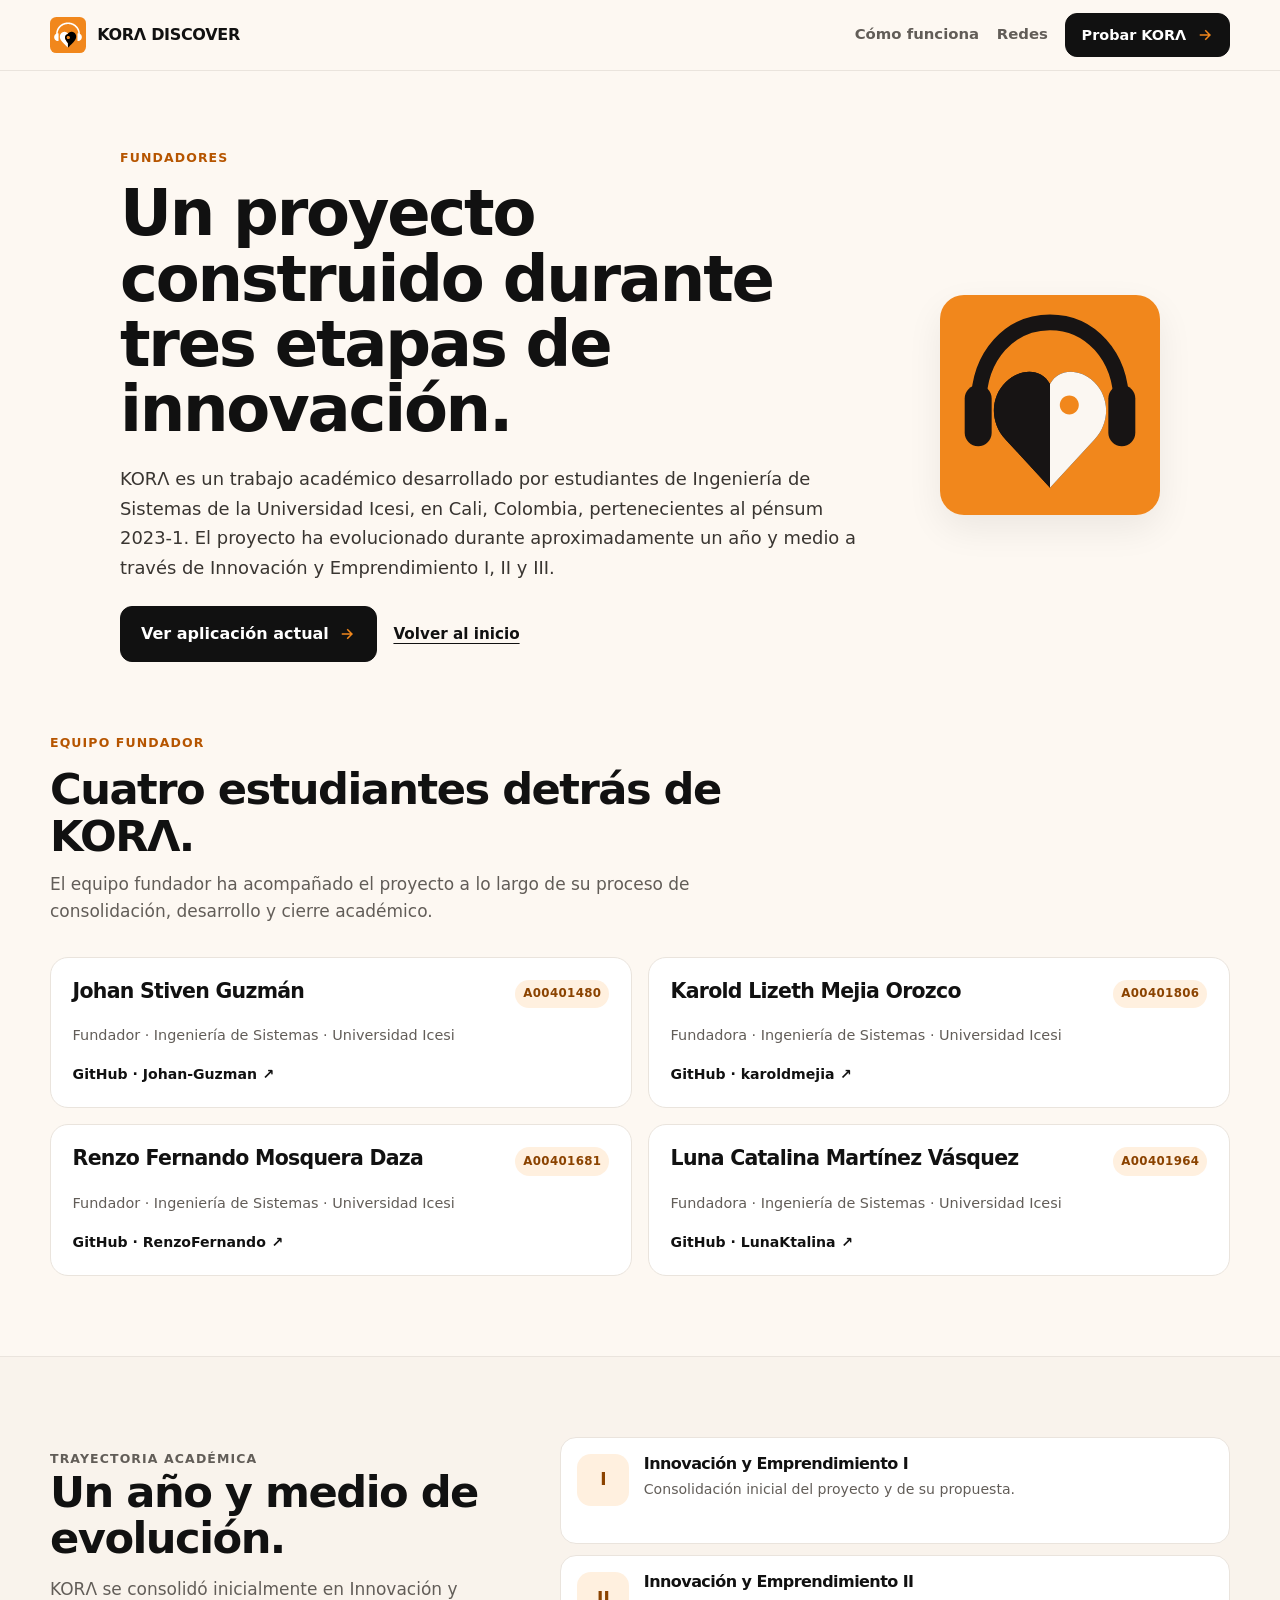
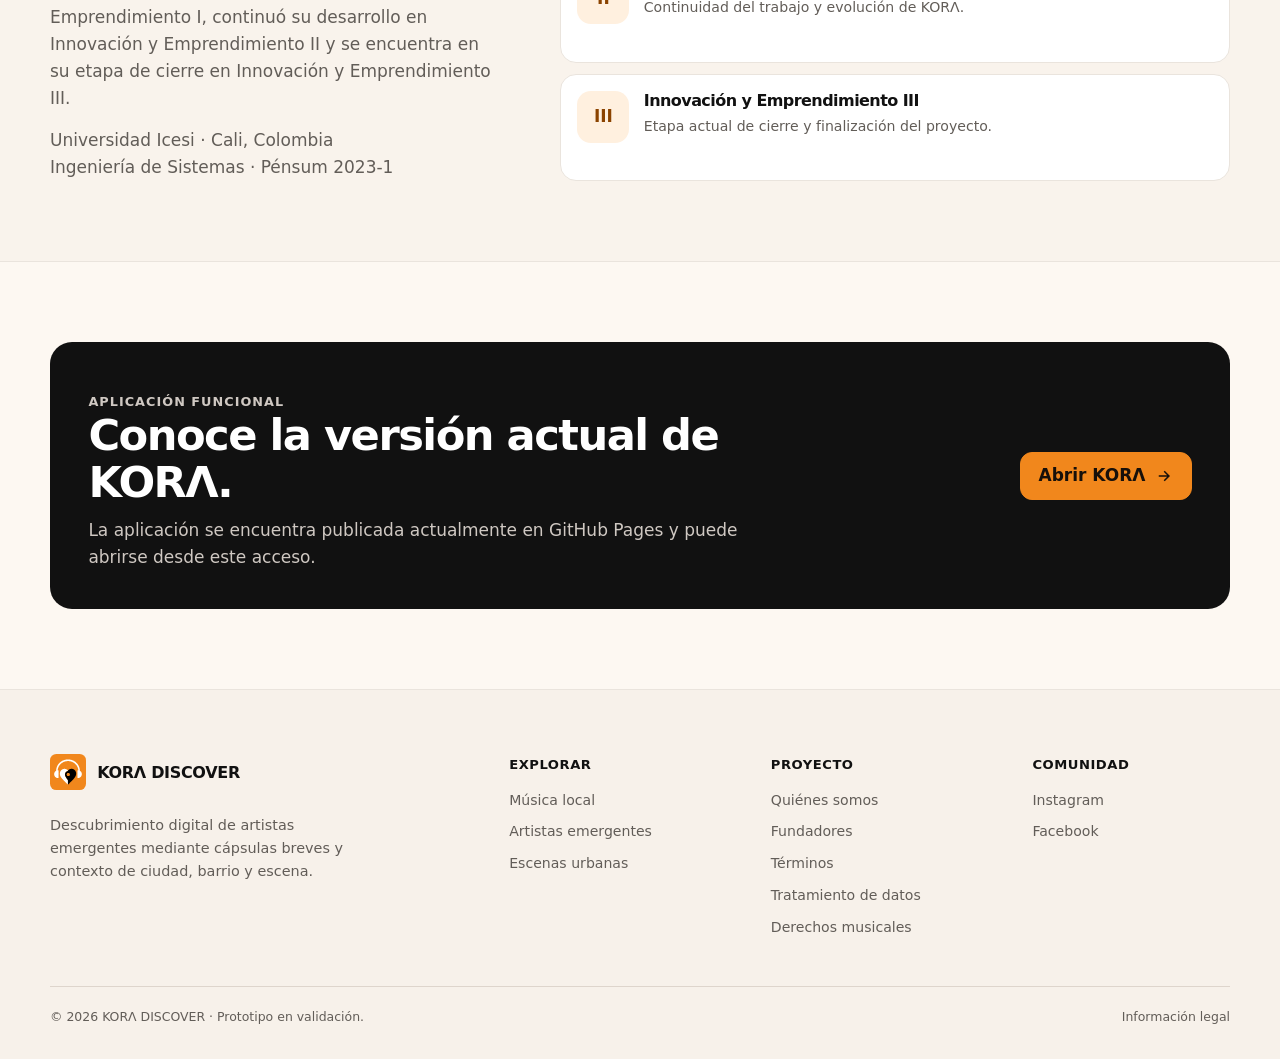
<file: fundadores/index.html>
<!doctype html>
<html lang="es">
<head>
  <meta charset="utf-8">
  <meta name="viewport" content="width=device-width, initial-scale=1">
  <title>Fundadores | KORΛ DISCOVER</title>
  <meta name="description" content="Conoce a los cuatro fundadores de KORΛ, su trayectoria académica en la Universidad Icesi y sus perfiles de GitHub.">
  <meta name="robots" content="index,follow,max-image-preview:large">
  <meta name="theme-color" content="#FDF8F2">
  <link rel="canonical" href="https://kora-discover.pages.dev/fundadores/">
  <link rel="icon" href="../assets/img/cora-discover-icon.svg" type="image/svg+xml">
  <link rel="stylesheet" href="../assets/css/styles.css?v=20260912-lambda">
  <meta property="og:type" content="website">
  <meta property="og:title" content="Fundadores | KORΛ DISCOVER">
  <meta property="og:description" content="Equipo fundador y trayectoria académica de KORΛ, proyecto desarrollado por estudiantes de Ingeniería de Sistemas de la Universidad Icesi.">
  <meta property="og:url" content="https://kora-discover.pages.dev/fundadores/">
  <meta property="og:image" content="https://kora-discover.pages.dev/assets/img/cora-discover-social-card.png">
  <script defer src="../assets/js/site.js?v=20260912-meta-events"></script>
  <!-- Meta Pixel Code -->
  <script>
  !function(f,b,e,v,n,t,s)
  {if(f.fbq)return;n=f.fbq=function(){n.callMethod?
  n.callMethod.apply(n,arguments):n.queue.push(arguments)};
  if(!f._fbq)f._fbq=n;n.push=n;n.loaded=!0;n.version='2.0';
  n.queue=[];t=b.createElement(e);t.async=!0;
  t.src=v;s=b.getElementsByTagName(e)[0];
  s.parentNode.insertBefore(t,s)}(window, document,'script',
  'https://connect.facebook.net/en_US/fbevents.js');
  fbq('init', '839867139152313');
  fbq('track', 'PageView');
  fbq('track', 'ViewContent', {
    content_name: "Fundadores | KORΛ DISCOVER",
    content_category: "project"
  });
  </script>
  <!-- End Meta Pixel Code -->
</head>
<body data-page="fundadores">
  <noscript><img height="1" width="1" style="display:none" alt=""
    src="https://www.facebook.com/tr?id=839867139152313&amp;ev=PageView&amp;noscript=1"
  ></noscript>
  <a class="skip-link" href="#contenido">Saltar al contenido</a>
  <header class="site-header">
    <div class="container header-inner">
      <a class="brand" href="../" aria-label="KORΛ DISCOVER, inicio"><img src="../assets/img/cora-discover-icon.svg" alt="" width="36" height="36"><span>KORΛ DISCOVER</span></a>
      <nav class="nav" aria-label="Navegación principal"><a class="nav-link" href="../#como-funciona">Cómo funciona</a><a class="nav-link" href="../#redes">Redes</a><a class="button button-primary button-header" href="#app-pendiente" data-app-link>Probar KORΛ <svg viewBox="0 0 24 24" aria-hidden="true"><path d="M5 11h11.17l-4.59-4.59L13 5l7 7-7 7-1.42-1.41L16.17 13H5v-2Z" fill="currentColor"/></svg></a></nav>
    </div>
  </header>

  <main id="contenido">
    <section class="article-hero founders-hero">
      <div class="container article-shell">
        <div class="founders-hero-copy">
          <p class="eyebrow">Fundadores</p>
          <h1>Un proyecto construido durante tres etapas de innovación.</h1>
          <p class="lede">KORΛ es un trabajo académico desarrollado por estudiantes de Ingeniería de Sistemas de la Universidad Icesi, en Cali, Colombia, pertenecientes al pénsum 2023-1. El proyecto ha evolucionado durante aproximadamente un año y medio a través de Innovación y Emprendimiento I, II y III.</p>
          <div class="article-actions"><a class="button button-primary button-hero" href="https://renzofernando.github.io/KORA/" target="_blank" rel="noopener noreferrer">Ver aplicación actual <svg viewBox="0 0 24 24" aria-hidden="true"><path d="M5 11h11.17l-4.59-4.59L13 5l7 7-7 7-1.42-1.41L16.17 13H5v-2Z" fill="currentColor"/></svg></a><a class="text-link" href="../">Volver al inicio</a></div>
        </div>
        <div class="founders-mark" aria-hidden="true">
          <img src="../assets/img/kora-isotipo-naranja.svg" alt="">
        </div>
      </div>
    </section>

    <section class="section founders-section" aria-labelledby="equipo-fundador">
      <div class="container">
        <div class="section-head founders-section-head">
          <p class="eyebrow">Equipo fundador</p>
          <h2 id="equipo-fundador">Cuatro estudiantes detrás de KORΛ.</h2>
          <p>El equipo fundador ha acompañado el proyecto a lo largo de su proceso de consolidación, desarrollo y cierre académico.</p>
        </div>
        <div class="founders-grid">
          <article class="founder-card">
            <div class="founder-card-head"><h2>Johan Stiven Guzmán</h2><span class="founder-code">A00401480</span></div>
            <p>Fundador · Ingeniería de Sistemas · Universidad Icesi</p>
            <a class="founder-github" href="https://github.com/Johan-Guzman" target="_blank" rel="noopener noreferrer">GitHub · Johan-Guzman <span aria-hidden="true">↗</span></a>
          </article>
          <article class="founder-card">
            <div class="founder-card-head"><h2>Karold Lizeth Mejia Orozco</h2><span class="founder-code">A00401806</span></div>
            <p>Fundadora · Ingeniería de Sistemas · Universidad Icesi</p>
            <a class="founder-github" href="https://github.com/karoldmejia" target="_blank" rel="noopener noreferrer">GitHub · karoldmejia <span aria-hidden="true">↗</span></a>
          </article>
          <article class="founder-card">
            <div class="founder-card-head"><h2>Renzo Fernando Mosquera Daza</h2><span class="founder-code">A00401681</span></div>
            <p>Fundador · Ingeniería de Sistemas · Universidad Icesi</p>
            <a class="founder-github" href="https://github.com/RenzoFernando" target="_blank" rel="noopener noreferrer">GitHub · RenzoFernando <span aria-hidden="true">↗</span></a>
          </article>
          <article class="founder-card">
            <div class="founder-card-head"><h2>Luna Catalina Martínez Vásquez</h2><span class="founder-code">A00401964</span></div>
            <p>Fundadora · Ingeniería de Sistemas · Universidad Icesi</p>
            <a class="founder-github" href="https://github.com/LunaKtalina" target="_blank" rel="noopener noreferrer">GitHub · LunaKtalina <span aria-hidden="true">↗</span></a>
          </article>
        </div>
      </div>
    </section>

    <section class="section section-soft">
      <div class="container split-section founders-academic">
        <div class="section-head compact-head founders-academic-copy">
          <p class="eyebrow">Trayectoria académica</p>
          <h2>Un año y medio de evolución.</h2>
          <p>KORΛ se consolidó inicialmente en Innovación y Emprendimiento I, continuó su desarrollo en Innovación y Emprendimiento II y se encuentra en su etapa de cierre en Innovación y Emprendimiento III.</p>
          <p>Universidad Icesi · Cali, Colombia<br>Ingeniería de Sistemas · Pénsum 2023-1</p>
        </div>
        <div class="founders-timeline">
          <article><span>I</span><div><h3>Innovación y Emprendimiento I</h3><p>Consolidación inicial del proyecto y de su propuesta.</p></div></article>
          <article><span>II</span><div><h3>Innovación y Emprendimiento II</h3><p>Continuidad del trabajo y evolución de KORΛ.</p></div></article>
          <article><span>III</span><div><h3>Innovación y Emprendimiento III</h3><p>Etapa actual de cierre y finalización del proyecto.</p></div></article>
        </div>
      </div>
    </section>

    <section class="section">
      <div class="container">
        <div class="founders-app-card">
          <div>
            <p class="final-kicker">Aplicación funcional</p>
            <h2>Conoce la versión actual de KORΛ.</h2>
            <p>La aplicación se encuentra publicada actualmente en GitHub Pages y puede abrirse desde este acceso.</p>
          </div>
          <a class="button button-accent" href="https://renzofernando.github.io/KORA/" target="_blank" rel="noopener noreferrer">Abrir KORΛ <svg viewBox="0 0 24 24" aria-hidden="true"><path d="M5 11h11.17l-4.59-4.59L13 5l7 7-7 7-1.42-1.41L16.17 13H5v-2Z" fill="currentColor"/></svg></a>
        </div>
      </div>
    </section>
  </main>

  <footer class="site-footer site-footer-expanded">
    <div class="container footer-main">
      <div class="footer-intro">
        <a class="brand" href="../"><img src="../assets/img/cora-discover-icon.svg" alt="" width="36" height="36"><span>KORΛ DISCOVER</span></a>
        <p>Descubrimiento digital de artistas emergentes mediante cápsulas breves y contexto de ciudad, barrio y escena.</p>
      </div>
      <div class="footer-column">
        <strong>Explorar</strong>
        <a href="../musica-local/">Música local</a>
        <a href="../artistas-emergentes/">Artistas emergentes</a>
        <a href="../escenas-urbanas/">Escenas urbanas</a>
      </div>
      <div class="footer-column">
        <strong>Proyecto</strong>
        <a href="../acerca/">Quiénes somos</a>
        <a href="../fundadores/">Fundadores</a>
        <a href="../legal/#terminos">Términos</a>
        <a href="../legal/#datos">Tratamiento de datos</a>
        <a href="../legal/#derechos">Derechos musicales</a>
      </div>
      <div class="footer-column">
        <strong>Comunidad</strong>
        <a href="https://www.instagram.com/kora.discover/" target="_blank" rel="noopener noreferrer">Instagram</a>
        <a href="https://www.facebook.com/profile.php?id=61594382606378" target="_blank" rel="noopener noreferrer">Facebook</a>
      </div>
    </div>
    <div class="container footer-bottom">
      <span>© 2026 KORΛ DISCOVER · Prototipo en validación.</span>
      <a href="../legal/">Información legal</a>
    </div>
  </footer>
  <a class="button button-primary mobile-cta" href="#app-pendiente" data-app-link>Probar KORΛ DISCOVER <svg viewBox="0 0 24 24" aria-hidden="true"><path d="M5 11h11.17l-4.59-4.59L13 5l7 7-7 7-1.42-1.41L16.17 13H5v-2Z" fill="currentColor"/></svg></a>
</body>
</html>
</file>
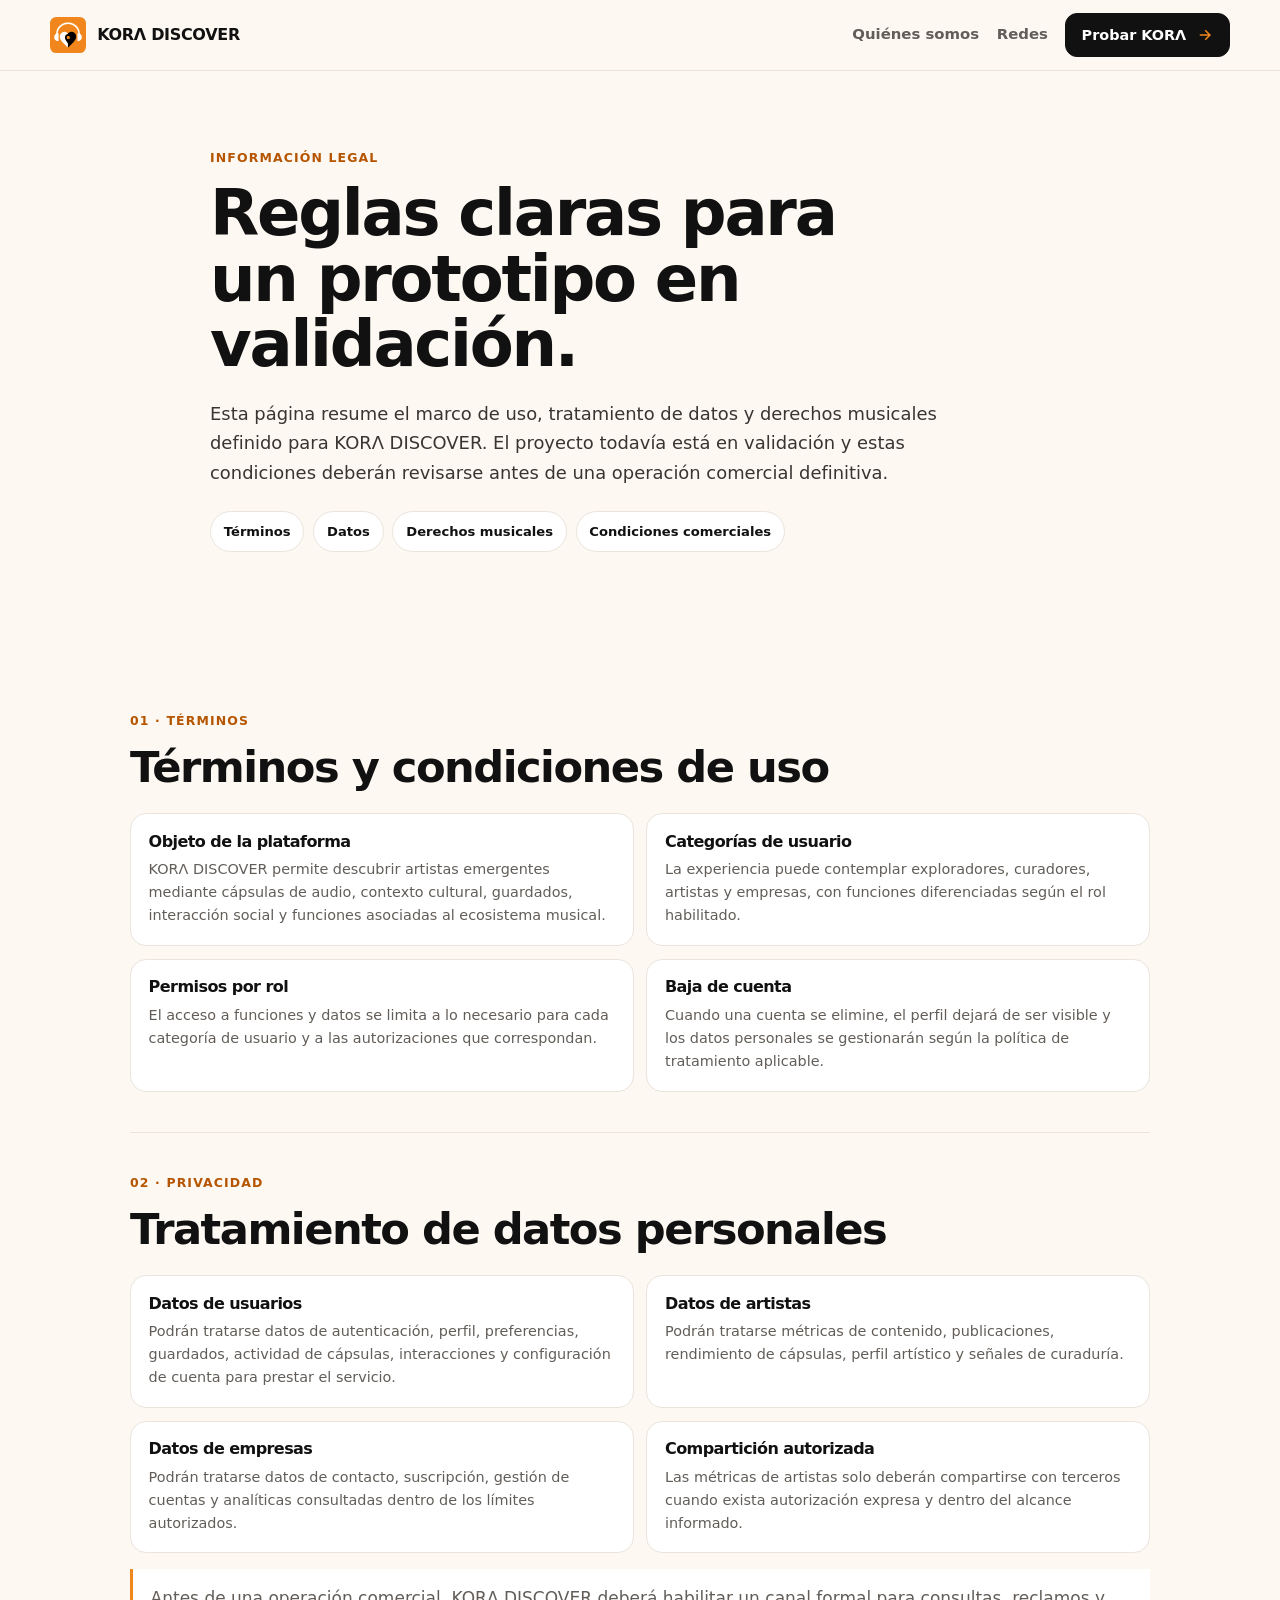
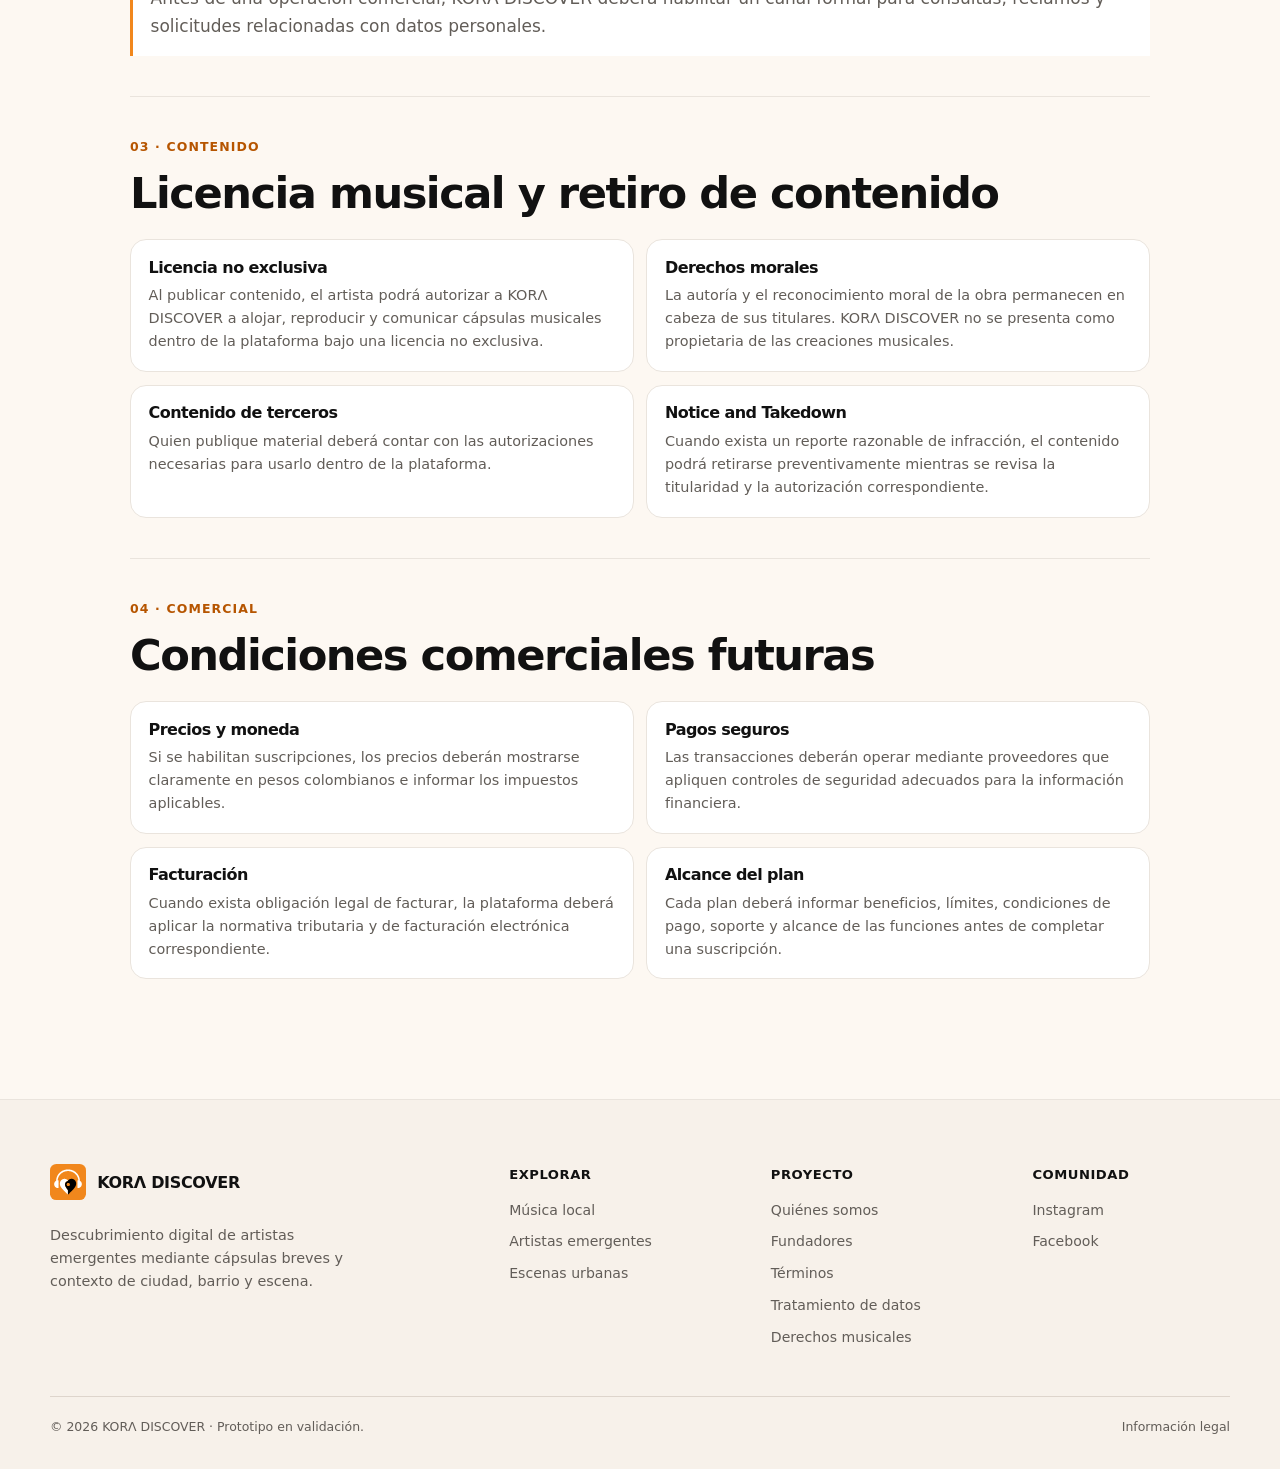
<file: legal/index.html>
<!doctype html>
<html lang="es">
<head>
  <meta charset="utf-8">
  <meta name="viewport" content="width=device-width, initial-scale=1">
  <title>Información legal y privacidad | KORΛ DISCOVER</title>
  <meta name="description" content="Términos de uso, tratamiento de datos, derechos musicales y condiciones informativas del prototipo KORΛ DISCOVER.">
  <meta name="robots" content="index,follow">
  <meta name="theme-color" content="#FDF8F2">
  <link rel="canonical" href="https://kora-discover.pages.dev/legal/">
  <link rel="icon" href="../assets/img/cora-discover-icon.svg" type="image/svg+xml">
  <link rel="stylesheet" href="../assets/css/styles.css?v=20260912-lambda">
  <script defer src="../assets/js/site.js?v=20260912-meta-events"></script>
  <!-- Meta Pixel Code -->
  <script>
  !function(f,b,e,v,n,t,s)
  {if(f.fbq)return;n=f.fbq=function(){n.callMethod?
  n.callMethod.apply(n,arguments):n.queue.push(arguments)};
  if(!f._fbq)f._fbq=n;n.push=n;n.loaded=!0;n.version='2.0';
  n.queue=[];t=b.createElement(e);t.async=!0;
  t.src=v;s=b.getElementsByTagName(e)[0];
  s.parentNode.insertBefore(t,s)}(window, document,'script',
  'https://connect.facebook.net/en_US/fbevents.js');
  fbq('init', '839867139152313');
  fbq('track', 'PageView');
  </script>
  <!-- End Meta Pixel Code -->
</head>
<body data-page="legal">
  <noscript><img height="1" width="1" style="display:none" alt=""
    src="https://www.facebook.com/tr?id=839867139152313&amp;ev=PageView&amp;noscript=1"
  ></noscript>
  <a class="skip-link" href="#contenido">Saltar al contenido</a>
  <header class="site-header">
    <div class="container header-inner">
      <a class="brand" href="../" aria-label="KORΛ DISCOVER, inicio"><img src="../assets/img/cora-discover-icon.svg" alt="" width="36" height="36"><span>KORΛ DISCOVER</span></a>
      <nav class="nav" aria-label="Navegación principal"><a class="nav-link" href="../acerca/">Quiénes somos</a><a class="nav-link" href="../#redes">Redes</a><a class="button button-primary button-header" href="#app-pendiente" data-app-link>Probar KORΛ <svg viewBox="0 0 24 24" aria-hidden="true"><path d="M5 11h11.17l-4.59-4.59L13 5l7 7-7 7-1.42-1.41L16.17 13H5v-2Z" fill="currentColor"/></svg></a></nav>
    </div>
  </header>
  <main id="contenido">
    <section class="article-hero legal-hero">
      <div class="container article-shell">
        <p class="eyebrow">Información legal</p>
        <h1>Reglas claras para un prototipo en validación.</h1>
        <p class="lede">Esta página resume el marco de uso, tratamiento de datos y derechos musicales definido para KORΛ DISCOVER. El proyecto todavía está en validación y estas condiciones deberán revisarse antes de una operación comercial definitiva.</p>
        <nav class="legal-jump" aria-label="Secciones legales"><a href="#terminos">Términos</a><a href="#datos">Datos</a><a href="#derechos">Derechos musicales</a><a href="#comercial">Condiciones comerciales</a></nav>
      </div>
    </section>
    <section class="section legal-content">
      <div class="container legal-shell">
        <section class="legal-block" id="terminos">
          <p class="eyebrow">01 · Términos</p><h2>Términos y condiciones de uso</h2>
          <div class="legal-grid">
            <article><h3>Objeto de la plataforma</h3><p>KORΛ DISCOVER permite descubrir artistas emergentes mediante cápsulas de audio, contexto cultural, guardados, interacción social y funciones asociadas al ecosistema musical.</p></article>
            <article><h3>Categorías de usuario</h3><p>La experiencia puede contemplar exploradores, curadores, artistas y empresas, con funciones diferenciadas según el rol habilitado.</p></article>
            <article><h3>Permisos por rol</h3><p>El acceso a funciones y datos se limita a lo necesario para cada categoría de usuario y a las autorizaciones que correspondan.</p></article>
            <article><h3>Baja de cuenta</h3><p>Cuando una cuenta se elimine, el perfil dejará de ser visible y los datos personales se gestionarán según la política de tratamiento aplicable.</p></article>
          </div>
        </section>
        <section class="legal-block" id="datos">
          <p class="eyebrow">02 · Privacidad</p><h2>Tratamiento de datos personales</h2>
          <div class="legal-grid">
            <article><h3>Datos de usuarios</h3><p>Podrán tratarse datos de autenticación, perfil, preferencias, guardados, actividad de cápsulas, interacciones y configuración de cuenta para prestar el servicio.</p></article>
            <article><h3>Datos de artistas</h3><p>Podrán tratarse métricas de contenido, publicaciones, rendimiento de cápsulas, perfil artístico y señales de curaduría.</p></article>
            <article><h3>Datos de empresas</h3><p>Podrán tratarse datos de contacto, suscripción, gestión de cuentas y analíticas consultadas dentro de los límites autorizados.</p></article>
            <article><h3>Compartición autorizada</h3><p>Las métricas de artistas solo deberán compartirse con terceros cuando exista autorización expresa y dentro del alcance informado.</p></article>
          </div>
          <p class="legal-note">Antes de una operación comercial, KORΛ DISCOVER deberá habilitar un canal formal para consultas, reclamos y solicitudes relacionadas con datos personales.</p>
        </section>
        <section class="legal-block" id="derechos">
          <p class="eyebrow">03 · Contenido</p><h2>Licencia musical y retiro de contenido</h2>
          <div class="legal-grid">
            <article><h3>Licencia no exclusiva</h3><p>Al publicar contenido, el artista podrá autorizar a KORΛ DISCOVER a alojar, reproducir y comunicar cápsulas musicales dentro de la plataforma bajo una licencia no exclusiva.</p></article>
            <article><h3>Derechos morales</h3><p>La autoría y el reconocimiento moral de la obra permanecen en cabeza de sus titulares. KORΛ DISCOVER no se presenta como propietaria de las creaciones musicales.</p></article>
            <article><h3>Contenido de terceros</h3><p>Quien publique material deberá contar con las autorizaciones necesarias para usarlo dentro de la plataforma.</p></article>
            <article><h3>Notice and Takedown</h3><p>Cuando exista un reporte razonable de infracción, el contenido podrá retirarse preventivamente mientras se revisa la titularidad y la autorización correspondiente.</p></article>
          </div>
        </section>
        <section class="legal-block" id="comercial">
          <p class="eyebrow">04 · Comercial</p><h2>Condiciones comerciales futuras</h2>
          <div class="legal-grid">
            <article><h3>Precios y moneda</h3><p>Si se habilitan suscripciones, los precios deberán mostrarse claramente en pesos colombianos e informar los impuestos aplicables.</p></article>
            <article><h3>Pagos seguros</h3><p>Las transacciones deberán operar mediante proveedores que apliquen controles de seguridad adecuados para la información financiera.</p></article>
            <article><h3>Facturación</h3><p>Cuando exista obligación legal de facturar, la plataforma deberá aplicar la normativa tributaria y de facturación electrónica correspondiente.</p></article>
            <article><h3>Alcance del plan</h3><p>Cada plan deberá informar beneficios, límites, condiciones de pago, soporte y alcance de las funciones antes de completar una suscripción.</p></article>
          </div>
        </section>
      </div>
    </section>
  </main>
  <footer class="site-footer site-footer-expanded">
    <div class="container footer-main">
      <div class="footer-intro">
        <a class="brand" href="../"><img src="../assets/img/cora-discover-icon.svg" alt="" width="36" height="36"><span>KORΛ DISCOVER</span></a>
        <p>Descubrimiento digital de artistas emergentes mediante cápsulas breves y contexto de ciudad, barrio y escena.</p>
      </div>
      <div class="footer-column">
        <strong>Explorar</strong>
        <a href="../musica-local/">Música local</a>
        <a href="../artistas-emergentes/">Artistas emergentes</a>
        <a href="../escenas-urbanas/">Escenas urbanas</a>
      </div>
      <div class="footer-column">
        <strong>Proyecto</strong>
        <a href="../acerca/">Quiénes somos</a>
        <a href="../fundadores/">Fundadores</a>
        <a href="../legal/#terminos">Términos</a>
        <a href="../legal/#datos">Tratamiento de datos</a>
        <a href="../legal/#derechos">Derechos musicales</a>
      </div>
      <div class="footer-column">
        <strong>Comunidad</strong>
        <a href="https://www.instagram.com/kora.discover/" target="_blank" rel="noopener noreferrer">Instagram</a>
        <a href="https://www.facebook.com/profile.php?id=61594382606378" target="_blank" rel="noopener noreferrer">Facebook</a>
      </div>
    </div>
    <div class="container footer-bottom">
      <span>© 2026 KORΛ DISCOVER · Prototipo en validación.</span>
      <a href="../legal/">Información legal</a>
    </div>
  </footer>
</body>
</html>
</file>
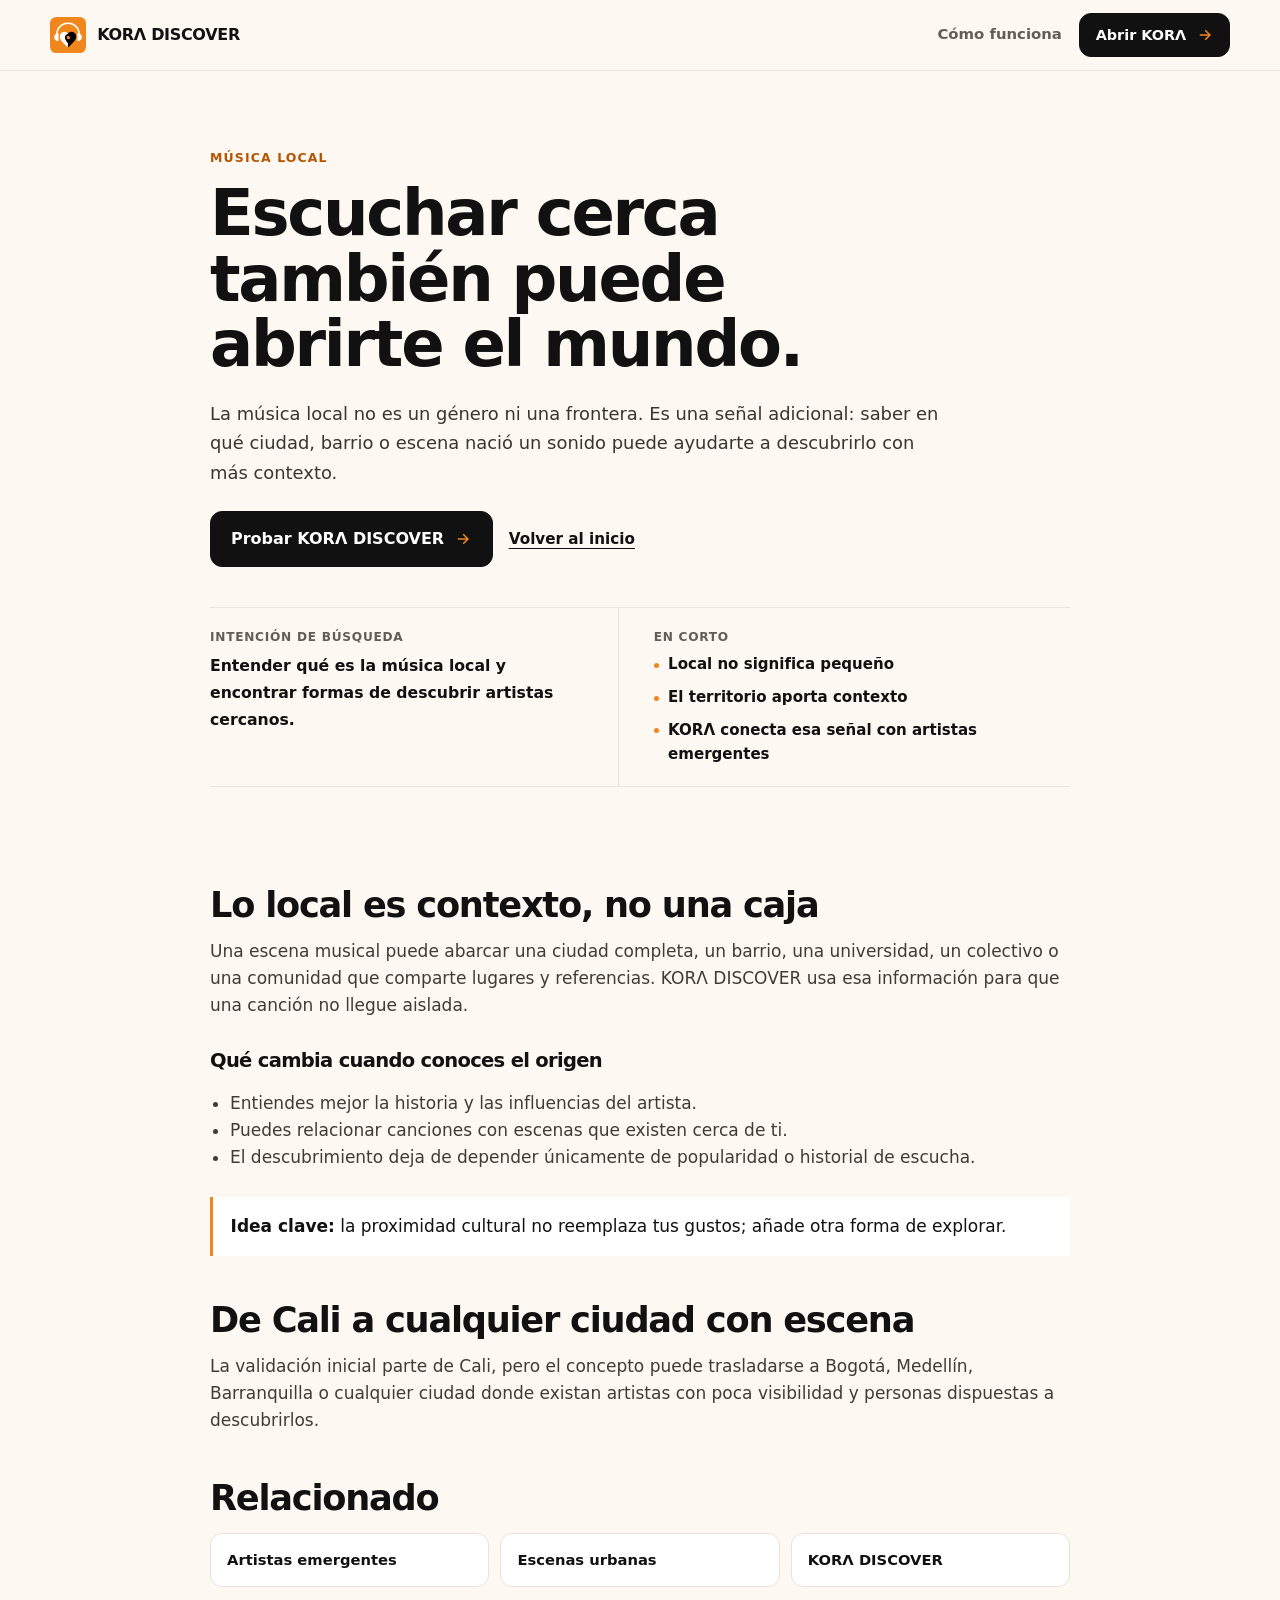
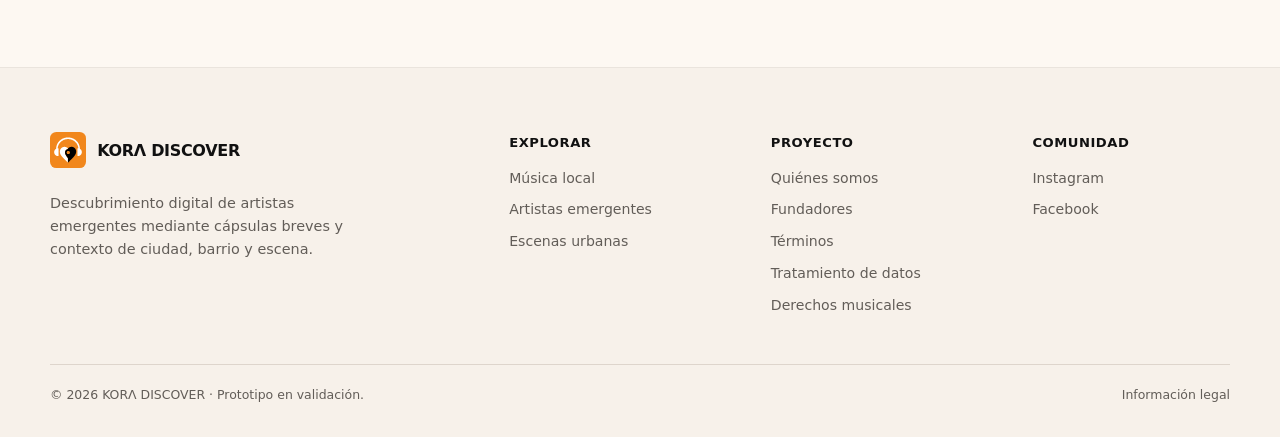
<file: musica-local/index.html>
<!doctype html>

<html lang="es">

<head>

  <meta charset="utf-8">

  <meta name="viewport" content="width=device-width, initial-scale=1">

  <title>Música local: descubre escenas cercanas | KORΛ DISCOVER</title>

  <meta name="description" content="Qué significa descubrir música local y cómo el contexto de ciudad, barrio y escena puede ayudarte a encontrar artistas emergentes con más criterio.">

  <meta name="robots" content="index,follow,max-image-preview:large">

  <meta name="theme-color" content="#FDF8F2">

  <link rel="canonical" href="https://kora-discover.pages.dev/musica-local/">

  <link rel="icon" href="../assets/img/cora-discover-icon.svg" type="image/svg+xml">

  <link rel="stylesheet" href="../assets/css/styles.css?v=20260912-lambda">

  <meta property="og:type" content="article">

  <meta property="og:title" content="Música local: descubre escenas cercanas | KORΛ DISCOVER">

  <meta property="og:description" content="Descubre por qué la proximidad cultural puede ser una señal útil para encontrar música nueva.">

  <meta property="og:url" content="https://kora-discover.pages.dev/musica-local/">

  <meta property="og:image" content="https://kora-discover.pages.dev/assets/img/cora-discover-social-card.png">

  <meta name="twitter:card" content="summary_large_image">

  <script defer src="../assets/js/site.js?v=20260912-meta-events"></script>

  <!-- Meta Pixel Code -->
  <script>
  !function(f,b,e,v,n,t,s)
  {if(f.fbq)return;n=f.fbq=function(){n.callMethod?
  n.callMethod.apply(n,arguments):n.queue.push(arguments)};
  if(!f._fbq)f._fbq=n;n.push=n;n.loaded=!0;n.version='2.0';
  n.queue=[];t=b.createElement(e);t.async=!0;
  t.src=v;s=b.getElementsByTagName(e)[0];
  s.parentNode.insertBefore(t,s)}(window, document,'script',
  'https://connect.facebook.net/en_US/fbevents.js');
  fbq('init', '839867139152313');
  fbq('track', 'PageView');
  fbq('track', 'ViewContent', {
    content_name: "Música local | KORΛ DISCOVER",
    content_category: "editorial"
  });
  </script>
  <!-- End Meta Pixel Code -->
</head>

<body data-page="musica-local">

  <noscript><img height="1" width="1" style="display:none" alt=""
    src="https://www.facebook.com/tr?id=839867139152313&amp;ev=PageView&amp;noscript=1"
  ></noscript>
  <a class="skip-link" href="#contenido">Saltar al contenido</a>

  <header class="site-header">

    <div class="container header-inner">

      <a class="brand" href="../"><img src="../assets/img/cora-discover-icon.svg" alt="" width="36" height="36"><span>KORΛ DISCOVER</span></a>

      <nav class="nav" aria-label="Navegación principal"><a class="nav-link" href="../#como-funciona">Cómo funciona</a><a class="button button-primary button-header" href="#app-pendiente" data-app-link>Abrir KORΛ <svg viewBox="0 0 24 24" aria-hidden="true"><path d="M5 11h11.17l-4.59-4.59L13 5l7 7-7 7-1.42-1.41L16.17 13H5v-2Z" fill="currentColor"/></svg></a></nav>

    </div>

  </header>

  <main id="contenido">

    <section class="article-hero">

      <div class="container article-shell">

        <p class="eyebrow">Música local</p>

        <h1>Escuchar cerca también puede abrirte el mundo.</h1>

        <p class="lede">La música local no es un género ni una frontera. Es una señal adicional: saber en qué ciudad, barrio o escena nació un sonido puede ayudarte a descubrirlo con más contexto.</p>

        <div class="article-actions"><a class="button button-primary button-hero" href="#app-pendiente" data-app-link>Probar KORΛ DISCOVER <svg viewBox="0 0 24 24" aria-hidden="true"><path d="M5 11h11.17l-4.59-4.59L13 5l7 7-7 7-1.42-1.41L16.17 13H5v-2Z" fill="currentColor"/></svg></a><a class="text-link" href="../">Volver al inicio</a></div>

        <div class="search-summary article-summary"><div class="search-intent"><span>Intención de búsqueda</span><strong>Entender qué es la música local y encontrar formas de descubrir artistas cercanos.</strong></div><div class="key-takeaways"><span>En corto</span><ul><li>Local no significa pequeño</li><li>El territorio aporta contexto</li><li>KORΛ conecta esa señal con artistas emergentes</li></ul></div></div>

      </div>

    </section>

    <article class="container article-shell article-body">

      <h2>Lo local es contexto, no una caja</h2>

      <p>Una escena musical puede abarcar una ciudad completa, un barrio, una universidad, un colectivo o una comunidad que comparte lugares y referencias. KORΛ DISCOVER usa esa información para que una canción no llegue aislada.</p>

      <h3>Qué cambia cuando conoces el origen</h3>

      <ul><li>Entiendes mejor la historia y las influencias del artista.</li><li>Puedes relacionar canciones con escenas que existen cerca de ti.</li><li>El descubrimiento deja de depender únicamente de popularidad o historial de escucha.</li></ul>

      <div class="key-box"><strong>Idea clave:</strong> la proximidad cultural no reemplaza tus gustos; añade otra forma de explorar.</div>

      <h2>De Cali a cualquier ciudad con escena</h2>

      <p>La validación inicial parte de Cali, pero el concepto puede trasladarse a Bogotá, Medellín, Barranquilla o cualquier ciudad donde existan artistas con poca visibilidad y personas dispuestas a descubrirlos.</p>

      <h2>Relacionado</h2>

      <div class="related-links"><a href="../artistas-emergentes/">Artistas emergentes</a><a href="../escenas-urbanas/">Escenas urbanas</a><a href="../">KORΛ DISCOVER</a></div>

    </article>

  </main>

  <footer class="site-footer site-footer-expanded">
    <div class="container footer-main">
      <div class="footer-intro">
        <a class="brand" href="../"><img src="../assets/img/cora-discover-icon.svg" alt="" width="36" height="36"><span>KORΛ DISCOVER</span></a>
        <p>Descubrimiento digital de artistas emergentes mediante cápsulas breves y contexto de ciudad, barrio y escena.</p>
      </div>
      <div class="footer-column">
        <strong>Explorar</strong>
        <a href="../musica-local/">Música local</a>
        <a href="../artistas-emergentes/">Artistas emergentes</a>
        <a href="../escenas-urbanas/">Escenas urbanas</a>
      </div>
      <div class="footer-column">
        <strong>Proyecto</strong>
        <a href="../acerca/">Quiénes somos</a>
        <a href="../fundadores/">Fundadores</a>
        <a href="../legal/#terminos">Términos</a>
        <a href="../legal/#datos">Tratamiento de datos</a>
        <a href="../legal/#derechos">Derechos musicales</a>
      </div>
      <div class="footer-column">
        <strong>Comunidad</strong>
        <a href="https://www.instagram.com/kora.discover/" target="_blank" rel="noopener noreferrer">Instagram</a>
        <a href="https://www.facebook.com/profile.php?id=61594382606378" target="_blank" rel="noopener noreferrer">Facebook</a>
      </div>
    </div>
    <div class="container footer-bottom">
      <span>© 2026 KORΛ DISCOVER · Prototipo en validación.</span>
      <a href="../legal/">Información legal</a>
    </div>
  </footer>

  <a class="button button-primary mobile-cta" href="#app-pendiente" data-app-link>Probar KORΛ DISCOVER <svg viewBox="0 0 24 24" aria-hidden="true"><path d="M5 11h11.17l-4.59-4.59L13 5l7 7-7 7-1.42-1.41L16.17 13H5v-2Z" fill="currentColor"/></svg></a>

</body>

</html>
</file>
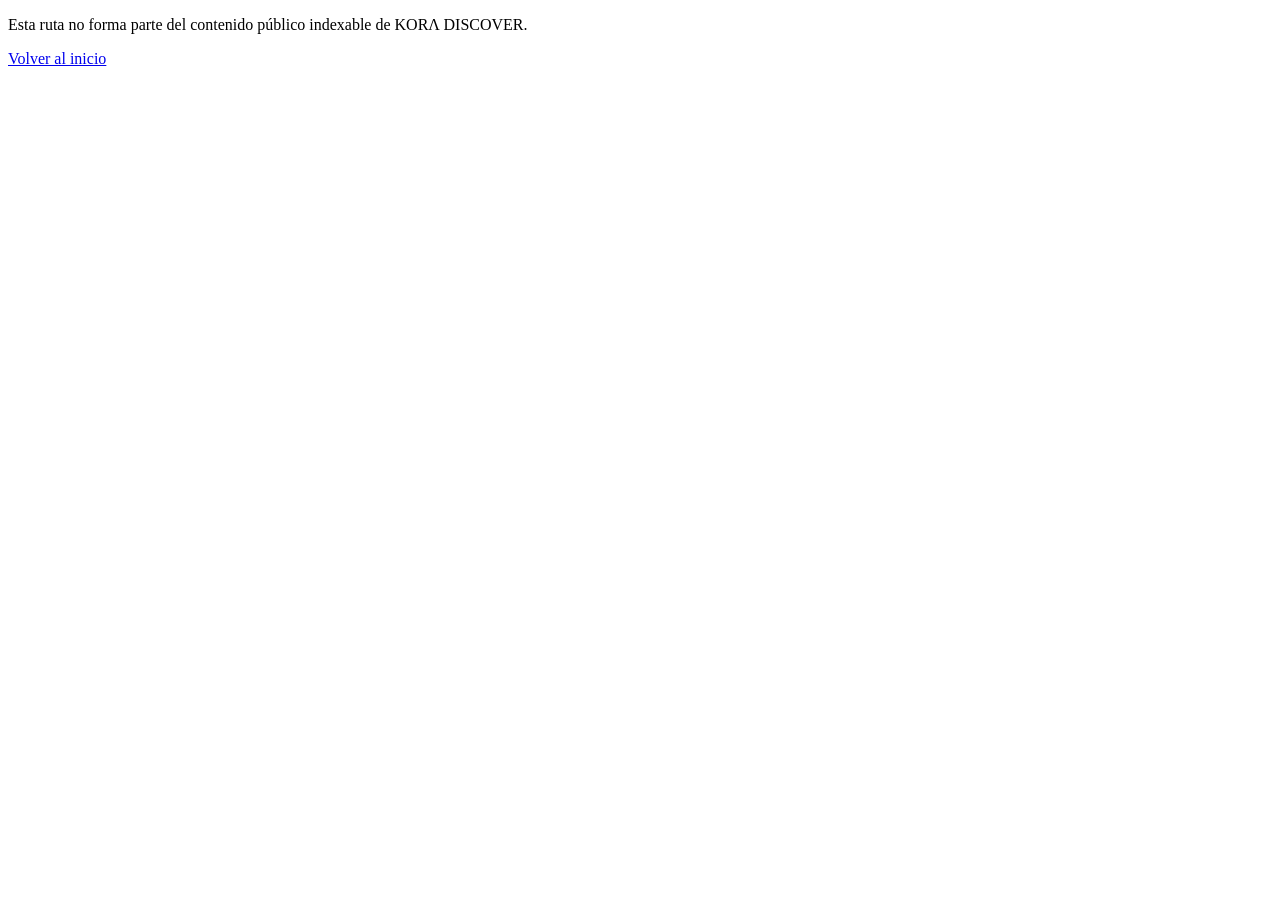
<file: page/index.html>
<!doctype html>

<html lang="es">

<head>

  <meta charset="utf-8">

  <meta name="viewport" content="width=device-width, initial-scale=1">

  <title>Ruta no indexable | KORΛ DISCOVER</title>

  <meta name="robots" content="noindex,nofollow,noarchive">
  <link rel="canonical" href="https://kora-discover.pages.dev/">

  <!-- Meta Pixel Code -->
  <script>
  !function(f,b,e,v,n,t,s)
  {if(f.fbq)return;n=f.fbq=function(){n.callMethod?
  n.callMethod.apply(n,arguments):n.queue.push(arguments)};
  if(!f._fbq)f._fbq=n;n.push=n;n.loaded=!0;n.version='2.0';
  n.queue=[];t=b.createElement(e);t.async=!0;
  t.src=v;s=b.getElementsByTagName(e)[0];
  s.parentNode.insertBefore(t,s)}(window, document,'script',
  'https://connect.facebook.net/en_US/fbevents.js');
  fbq('init', '839867139152313');
  fbq('track', 'PageView');
  </script>
  <!-- End Meta Pixel Code -->
</head>

<body>

  <noscript><img height="1" width="1" style="display:none" alt=""
    src="https://www.facebook.com/tr?id=839867139152313&amp;ev=PageView&amp;noscript=1"
  ></noscript>
  <p>Esta ruta no forma parte del contenido público indexable de KORΛ DISCOVER.</p>

  <p><a href="../">Volver al inicio</a></p>

</body>

</html>
</file>
<file: assets/css/styles.css>
:root {
  --bg: #FDF8F2;
  --surface: #FFFFFF;
  --surface-soft: #F7F1EA;
  --text: #111111;
  --muted: #625D58;
  --line: #EAE4DD;
  --accent: #F1871C;
  --accent-soft: #FFF0DF;
  --max: 1180px;
  --radius: 18px;
  --shadow: 0 14px 36px rgba(17, 17, 17, 0.07);
  --font: ui-sans-serif, system-ui, -apple-system, BlinkMacSystemFont, "Segoe UI", sans-serif;
}

* { box-sizing: border-box; }
html { scroll-behavior: smooth; scroll-padding-top: 80px; }
body {
  margin: 0;
  background: var(--bg);
  color: var(--text);
  font-family: var(--font);
  font-size: 17px;
  line-height: 1.6;
  -webkit-font-smoothing: antialiased;
  text-rendering: optimizeLegibility;
}
img { display: block; max-width: 100%; height: auto; }
a { color: inherit; }
button, input, textarea, select { font: inherit; }
button, a { -webkit-tap-highlight-color: transparent; }

.skip-link {
  position: fixed;
  left: 1rem;
  top: -5rem;
  z-index: 1000;
  padding: .75rem 1rem;
  background: var(--text);
  color: #fff;
  border-radius: 10px;
}
.skip-link:focus { top: 1rem; }

.container { width: min(calc(100% - 2.5rem), var(--max)); margin: 0 auto; }

.site-header {
  position: sticky;
  top: 0;
  z-index: 50;
  background: var(--bg);
  border-bottom: 1px solid var(--line);
}
.header-inner {
  min-height: 70px;
  display: flex;
  align-items: center;
  justify-content: space-between;
  gap: 1rem;
}
.brand {
  display: inline-flex;
  align-items: center;
  gap: .7rem;
  color: var(--text);
  text-decoration: none;
  font-size: 1rem;
  font-weight: 800;
  letter-spacing: -.02em;
}
.brand img { width: 36px; height: 36px; flex: 0 0 auto; }
.nav { display: flex; align-items: center; gap: 1.1rem; }
.nav-link {
  color: var(--muted);
  text-decoration: none;
  font-size: .93rem;
  font-weight: 650;
}
.nav-link:hover, .nav-link:focus-visible { color: var(--text); }

.button,
.share-button {
  min-height: 48px;
  display: inline-flex;
  align-items: center;
  justify-content: center;
  gap: .6rem;
  padding: .78rem 1.1rem;
  border-radius: 12px;
  border: 1px solid var(--text);
  text-decoration: none;
  font-weight: 780;
  line-height: 1;
  cursor: pointer;
  transition: background .16s ease, border-color .16s ease, color .16s ease;
}
.button svg, .share-button svg { width: 18px; height: 18px; flex: 0 0 auto; }
.button:hover, .share-button:hover { transform: none; }
.button-primary { background: var(--text); color: #fff; border-color: var(--text); }
.button-primary svg { color: var(--accent); }
.button-primary:hover, .button-primary:focus-visible { background: #26221F; border-color: #26221F; }
.button-accent { background: var(--accent); color: #17100A; border-color: var(--accent); }
.button-accent:hover, .button-accent:focus-visible { background: #F49A45; border-color: #F49A45; }
.button-header { min-height: 44px; padding: .68rem .95rem; font-size: .9rem; }
.button-hero { min-height: 56px; padding: .95rem 1.25rem; font-size: 1rem; }
.share-button { background: transparent; color: #fff; border-color: rgba(255,255,255,.28); }
.share-button:hover { background: rgba(255,255,255,.08); border-color: rgba(255,255,255,.42); }
.text-link {
  display: inline-flex;
  align-items: center;
  gap: .35rem;
  color: var(--text);
  font-size: .95rem;
  font-weight: 700;
  text-decoration-thickness: 1px;
  text-underline-offset: 4px;
}

main { overflow: clip; }
.hero { padding: 5rem 0 2.5rem; }
.hero-grid {
  display: grid;
  grid-template-columns: minmax(0, 1.05fr) minmax(360px, .95fr);
  gap: clamp(2.5rem, 6vw, 5.5rem);
  align-items: center;
}
.hero-copy { min-width: 0; }
.eyebrow {
  margin: 0 0 .85rem;
  color: #B65500;
  font-size: .78rem;
  font-weight: 800;
  letter-spacing: .09em;
  text-transform: uppercase;
}
h1, h2, h3 { margin: 0; letter-spacing: -.035em; }
h1 { max-width: 12ch; font-size: clamp(2.9rem, 5vw, 4.35rem); line-height: 1.02; }
h2 { font-size: clamp(2rem, 3.4vw, 2.7rem); line-height: 1.08; }
h3 { font-size: 1.22rem; line-height: 1.2; }
.lede {
  max-width: 60ch;
  margin: 1.35rem 0 0;
  color: #393531;
  font-size: clamp(1.08rem, 1.4vw, 1.2rem);
  line-height: 1.65;
}
.hero-actions { display: flex; flex-wrap: wrap; align-items: center; gap: 1rem; margin-top: 1.55rem; }
.microcopy { margin: .9rem 0 0; color: var(--muted); font-size: .86rem; }

.experience-card {
  padding: 1.15rem;
  border: 1px solid var(--line);
  border-radius: 24px;
  background: var(--surface);
  box-shadow: var(--shadow);
}
.experience-topline {
  display: flex;
  align-items: center;
  justify-content: space-between;
  gap: 1rem;
  padding: .05rem .1rem .95rem;
  color: var(--muted);
  font-size: .79rem;
  font-weight: 650;
}
.status { display: inline-flex; align-items: center; gap: .45rem; color: var(--text); }
.status i { width: 8px; height: 8px; border-radius: 50%; background: var(--accent); }
.experience-main {
  display: grid;
  grid-template-columns: 180px minmax(0, 1fr);
  gap: 1.15rem;
  align-items: center;
}
.experience-main img {
  width: 180px;
  height: 180px;
  aspect-ratio: 1 / 1;
  object-fit: cover;
  border-radius: 18px;
}
.experience-copy { min-width: 0; }
.experience-copy .artist-name { color: var(--muted); font-size: .86rem; font-weight: 700; }
.experience-copy h2 { margin-top: .15rem; font-size: 1.8rem; }
.experience-copy > p { margin: .35rem 0 0; color: var(--muted); }
.context-tags { display: flex; flex-wrap: wrap; gap: .45rem; margin-top: .9rem; }
.context-tags span {
  padding: .38rem .62rem;
  border: 1px solid var(--line);
  border-radius: 999px;
  background: var(--bg);
  color: #45403C;
  font-size: .75rem;
  font-weight: 650;
}
.experience-progress { height: 6px; margin-top: 1rem; overflow: hidden; border-radius: 99px; background: #E9E2DA; }
.experience-progress span { display: block; width: 64%; height: 100%; background: var(--accent); }
.experience-note { margin: .65rem 0 0; color: var(--muted); font-size: .82rem; }

.search-summary {
  margin-top: 3.4rem;
  display: grid;
  grid-template-columns: .95fr 1.05fr;
  border-top: 1px solid var(--line);
  border-bottom: 1px solid var(--line);
}
.search-intent, .key-takeaways { padding: 1.25rem 0; }
.search-intent { padding-right: 2.2rem; border-right: 1px solid var(--line); }
.key-takeaways { padding-left: 2.2rem; }
.search-intent span, .key-takeaways > span {
  display: block;
  margin-bottom: .25rem;
  color: var(--muted);
  font-size: .76rem;
  font-weight: 800;
  letter-spacing: .06em;
  text-transform: uppercase;
}
.search-intent strong { font-size: .98rem; }
.key-takeaways ul { display: flex; flex-wrap: wrap; gap: .55rem 1.4rem; margin: 0; padding: 0; list-style: none; }
.key-takeaways li { position: relative; padding-left: .9rem; font-size: .94rem; font-weight: 650; }
.key-takeaways li::before { content: ""; position: absolute; left: 0; top: .72em; width: 5px; height: 5px; border-radius: 50%; background: var(--accent); }

.section { padding: 5rem 0; }
.section + .section { border-top: 1px solid var(--line); }
.section-soft { background: #F9F3EC; }
.section-head { max-width: 780px; margin-bottom: 2.4rem; }
.section-head p:not(.eyebrow) { max-width: 64ch; margin: .9rem 0 0; color: var(--muted); }
.compact-head { margin-bottom: 0; }

.steps { display: grid; grid-template-columns: repeat(3, 1fr); gap: 2rem; }
.step { padding-top: 1.2rem; border-top: 2px solid var(--text); }
.step-number { display: block; margin-bottom: 1.6rem; color: #B65500; font-size: .8rem; font-weight: 850; letter-spacing: .08em; }
.step p { margin: .7rem 0 0; color: var(--muted); }

.split-section { display: grid; grid-template-columns: .8fr 1.2fr; gap: clamp(2rem, 5vw, 5rem); align-items: start; }
.comparison-wrap { overflow-x: auto; border: 1px solid var(--line); border-radius: var(--radius); background: var(--surface); }
.comparison { width: 100%; min-width: 650px; border-collapse: collapse; }
.comparison th, .comparison td { padding: 1rem 1.05rem; text-align: left; border-bottom: 1px solid var(--line); vertical-align: top; }
.comparison th { background: #FBF8F4; color: var(--muted); font-size: .76rem; font-weight: 800; letter-spacing: .05em; text-transform: uppercase; }
.comparison td { font-size: .93rem; }
.comparison tr:last-child td { border-bottom: 0; }
.comparison td:nth-child(3) { font-weight: 700; }

.scenes-layout { display: grid; grid-template-columns: .8fr 1.2fr; gap: clamp(2rem, 5vw, 5rem); align-items: start; }
.city-grid { display: grid; grid-template-columns: repeat(2, minmax(0, 1fr)); gap: .8rem; }
.city-card {
  min-height: 130px;
  display: flex;
  flex-direction: column;
  justify-content: space-between;
  gap: 1rem;
  padding: 1.15rem;
  border: 1px solid var(--line);
  border-radius: 16px;
  background: var(--surface);
}
.city-card strong { font-size: 1.15rem; }
.city-card span { color: var(--muted); font-size: .88rem; }
.city-card-accent { background: var(--accent-soft); border-color: #EFCDAA; }

.content-links { border-top: 1px solid var(--line); }
.content-links > a {
  display: grid;
  grid-template-columns: 52px 1fr auto;
  gap: 1rem;
  align-items: center;
  min-height: 112px;
  padding: 1rem 0;
  border-bottom: 1px solid var(--line);
  text-decoration: none;
}
.content-links > a > span { color: #B65500; font-size: .78rem; font-weight: 850; letter-spacing: .08em; }
.content-links h3 { margin: 0; }
.content-links p { margin: .3rem 0 0; color: var(--muted); }
.content-links b { font-size: 1.5rem; font-weight: 450; transition: transform .16s ease; }
.content-links a:hover b { transform: translateX(4px); }

.faq-layout { display: grid; grid-template-columns: .72fr 1.28fr; gap: clamp(2rem, 5vw, 5rem); align-items: start; }
.faq { display: grid; gap: .7rem; }
details { background: var(--surface); border: 1px solid var(--line); border-radius: 14px; padding: 0 1rem; }
summary { cursor: pointer; position: relative; padding: 1rem 2rem 1rem 0; list-style: none; font-weight: 750; }
summary::-webkit-details-marker { display: none; }
summary::after { content: "+"; position: absolute; right: .1rem; top: .78rem; color: var(--muted); font-size: 1.35rem; font-weight: 450; }
details[open] summary::after { content: "−"; }
details p { margin: 0 0 1rem; color: var(--muted); }

.final-section { padding-top: 2rem; }
.final-cta {
  display: grid;
  grid-template-columns: 1fr auto;
  gap: 2.2rem;
  align-items: center;
  padding: clamp(1.6rem, 4vw, 3rem);
  border-radius: 22px;
  background: var(--text);
  color: #fff;
}
.final-kicker { margin: 0 0 .5rem; color: var(--accent); font-size: .8rem; font-weight: 800; letter-spacing: .08em; text-transform: uppercase; }
.final-cta h2 { max-width: 22ch; font-size: clamp(1.9rem, 3vw, 2.5rem); }
.final-cta p:not(.final-kicker) { margin: .7rem 0 0; color: #CFC8C2; }
.final-actions { display: grid; gap: .65rem; min-width: 225px; }

.site-footer { padding: 2.5rem 0 6.5rem; }
.footer-grid { display: flex; align-items: center; justify-content: space-between; gap: 2rem; }
.footer-links { display: flex; flex-wrap: wrap; justify-content: flex-end; gap: 1rem; }
.footer-links a { color: var(--muted); font-size: .86rem; }

.article-hero { padding: 4.8rem 0 2.4rem; }
.article-shell { max-width: 860px; }
.article-hero h1 { max-width: 16ch; font-size: clamp(2.6rem, 5vw, 4rem); }
.article-hero .lede { max-width: 65ch; }
.article-actions { display: flex; flex-wrap: wrap; align-items: center; gap: 1rem; margin-top: 1.5rem; }
.article-summary { margin-top: 2.5rem; }
.article-body { padding: 1rem 0 5rem; }
.article-body h2 { margin-top: 2.8rem; font-size: clamp(1.75rem, 3vw, 2.2rem); }
.article-body h3 { margin-top: 1.9rem; }
.article-body p, .article-body li { color: #403B37; }
.article-body p { margin: .85rem 0; }
.article-body ul { padding-left: 1.25rem; }
.key-box { margin: 1.6rem 0; padding: 1rem 1.1rem; border-left: 3px solid var(--accent); background: var(--surface); }
.related-links { display: grid; grid-template-columns: repeat(3, 1fr); gap: .7rem; margin-top: 1rem; }
.related-links a { padding: .9rem 1rem; border: 1px solid var(--line); border-radius: 12px; background: var(--surface); text-decoration: none; font-size: .92rem; font-weight: 700; }
.related-links a:hover { border-color: #C9BFB5; }

.mobile-cta { display: none; }
:focus-visible { outline: 3px solid rgba(241, 135, 28, .34); outline-offset: 3px; }

@media (max-width: 960px) {
  .hero { padding-top: 3.6rem; }
  .hero-grid { grid-template-columns: 1fr; gap: 2.5rem; }
  .hero-copy { max-width: 760px; }
  .experience-card { max-width: 640px; }
  .split-section, .scenes-layout, .faq-layout { grid-template-columns: 1fr; }
  .compact-head { margin-bottom: 2rem; }
  .steps { gap: 1.4rem; }
}

@media (max-width: 720px) {
  html { scroll-padding-top: 70px; }
  body { padding-bottom: 82px; font-size: 16px; }
  .container { width: min(calc(100% - 1.25rem), var(--max)); }
  .header-inner { min-height: 64px; }
  .brand { font-size: .92rem; }
  .brand img { width: 34px; height: 34px; }
  .nav { gap: .55rem; }
  .nav-link { display: none; }
  .button-header { min-height: 40px; padding: .62rem .75rem; font-size: .79rem; }
  .button-header svg { display: none; }

  .hero { padding: 2.8rem 0 1.8rem; }
  h1 { font-size: clamp(2.55rem, 12vw, 3.75rem); max-width: 11ch; }
  h2 { font-size: clamp(1.75rem, 8vw, 2.25rem); }
  h3 { font-size: 1.12rem; }
  .lede { font-size: 1.03rem; }
  .hero-actions { align-items: flex-start; gap: .9rem; }
  .button-hero { width: 100%; min-height: 54px; }
  .text-link { padding: .2rem 0; }

  .experience-card { padding: .9rem; border-radius: 18px; }
  .experience-main { grid-template-columns: 108px 1fr; gap: .85rem; }
  .experience-main img { width: 108px; height: 108px; border-radius: 13px; }
  .experience-copy h2 { font-size: 1.35rem; }
  .experience-copy > p { font-size: .84rem; }
  .context-tags { gap: .3rem; margin-top: .65rem; }
  .context-tags span { padding: .28rem .48rem; font-size: .68rem; }

  .search-summary { grid-template-columns: 1fr; margin-top: 2.4rem; }
  .search-intent { padding-right: 0; border-right: 0; border-bottom: 1px solid var(--line); }
  .key-takeaways { padding-left: 0; }
  .key-takeaways ul { display: grid; gap: .45rem; }

  .section { padding: 3.6rem 0; }
  .steps { grid-template-columns: 1fr; gap: 1.8rem; }
  .step-number { margin-bottom: .8rem; }
  .city-grid { grid-template-columns: 1fr; }
  .city-card { min-height: 105px; }
  .content-links > a { grid-template-columns: 38px 1fr auto; min-height: 105px; }
  .content-links p { font-size: .88rem; }
  .final-cta { grid-template-columns: 1fr; padding: 1.45rem; }
  .final-actions { min-width: 0; }
  .share-button { color: #fff; }
  .footer-grid { align-items: flex-start; flex-direction: column; }
  .footer-links { justify-content: flex-start; }
  .related-links { grid-template-columns: 1fr; }

  .mobile-cta {
    position: fixed;
    display: flex;
    left: .65rem;
    right: .65rem;
    bottom: calc(.65rem + env(safe-area-inset-bottom));
    z-index: 100;
    min-height: 56px;
    box-shadow: 0 12px 28px rgba(17, 17, 17, .18);
  }
}

@media (prefers-reduced-motion: reduce) {
  html { scroll-behavior: auto; }
  *, *::before, *::after { transition-duration: .001ms !important; }
}

body[data-page="home"] {
  --home-ink: #171414;
  --home-cream: #FBF7F2;
  --home-card: #FFFAF4;
  --home-muted: #65594D;
  --home-orange-light: #FFB55E;
  --home-blue: #78B7FF;
  --home-turquoise: #50C9A9;
  --home-green: #57C97E;
  --home-pink: #EF7C9F;
}

body[data-page="home"] .site-header {
  background: rgba(253, 248, 242, .96);
}

body[data-page="home"] .home-hero {
  padding: clamp(3.8rem, 7vw, 6.8rem) 0 2.4rem;
}

body[data-page="home"] .home-hero-grid {
  grid-template-columns: minmax(0, .92fr) minmax(420px, 1.08fr);
  gap: clamp(3rem, 7vw, 6.8rem);
}

body[data-page="home"] .home-hero-copy h1 {
  max-width: 10.5ch;
  font-size: clamp(3.2rem, 5.8vw, 5.25rem);
  line-height: .98;
}

body[data-page="home"] .home-hero-copy .lede {
  max-width: 50ch;
  font-size: clamp(1.05rem, 1.4vw, 1.2rem);
}

body[data-page="home"] .microcopy {
  display: flex;
  align-items: center;
  gap: .45rem;
}

body[data-page="home"] .micro-dot {
  width: 7px;
  height: 7px;
  border-radius: 50%;
  background: var(--accent);
  flex: 0 0 auto;
}

body[data-page="home"] .discovery-visual {
  position: relative;
  min-height: 520px;
  display: grid;
  place-items: center;
  isolation: isolate;
}

body[data-page="home"] .discovery-visual::before {
  content: "";
  position: absolute;
  inset: 11% 7% 8%;
  z-index: -2;
  border: 1px solid #E7D8C9;
  border-radius: 42px;
  background: #F3E9DF;
}

body[data-page="home"] .discovery-visual::after {
  content: "";
  position: absolute;
  width: 72%;
  height: 72%;
  z-index: -1;
  border-radius: 34px;
  background: var(--accent);
  transform: rotate(-5deg);
}

body[data-page="home"] .capsule-shell {
  position: relative;
  z-index: 2;
  width: min(365px, 72%);
  padding: 1rem;
  border: 1px solid #2A2726;
  border-radius: 30px;
  background: var(--home-ink);
  box-shadow: 0 18px 42px rgba(23, 20, 20, .14);
  color: #fff;
}

body[data-page="home"] .capsule-topline {
  display: flex;
  align-items: center;
  justify-content: space-between;
  gap: 1rem;
  padding: .1rem .15rem .85rem;
  color: #D5CDC6;
  font-size: .76rem;
  font-weight: 700;
}

body[data-page="home"] .capsule-topline .status {
  color: #fff;
}

body[data-page="home"] .capsule-cover {
  width: 100%;
  height: auto;
  aspect-ratio: 1 / 1;
  object-fit: contain;
  border-radius: 22px;
}

body[data-page="home"] .capsule-info {
  display: flex;
  align-items: center;
  justify-content: space-between;
  gap: 1rem;
  padding: 1rem .15rem .35rem;
}

body[data-page="home"] .capsule-info p {
  margin: 0 0 .12rem;
  color: #BEB5AE;
  font-size: .76rem;
  font-weight: 700;
}

body[data-page="home"] .capsule-info h2 {
  font-size: 1.55rem;
  letter-spacing: -.03em;
}

body[data-page="home"] .visual-play {
  width: 46px;
  height: 46px;
  display: grid;
  place-items: center;
  flex: 0 0 auto;
  border: 0;
  border-radius: 50%;
  background: var(--accent);
  color: var(--home-ink);
  pointer-events: none;
}

body[data-page="home"] .visual-play svg {
  width: 21px;
  height: 21px;
  transform: translateX(1px);
}

body[data-page="home"] .capsule-place {
  display: flex;
  align-items: center;
  gap: .42rem;
  padding: .35rem .15rem .8rem;
  color: #D5CDC6;
  font-size: .76rem;
}

body[data-page="home"] .capsule-place svg {
  width: 15px;
  height: 15px;
  color: var(--accent);
  flex: 0 0 auto;
}

body[data-page="home"] .capsule-wave {
  height: 30px;
  display: flex;
  align-items: center;
  gap: 4px;
  padding: 0 .15rem;
}

body[data-page="home"] .capsule-wave span {
  width: 100%;
  max-width: 12px;
  border-radius: 99px;
  background: #EEE5DE;
  opacity: .8;
}

body[data-page="home"] .capsule-wave span:nth-child(1),
body[data-page="home"] .capsule-wave span:nth-child(7) { height: 34%; }
body[data-page="home"] .capsule-wave span:nth-child(2),
body[data-page="home"] .capsule-wave span:nth-child(6),
body[data-page="home"] .capsule-wave span:nth-child(10) { height: 64%; }
body[data-page="home"] .capsule-wave span:nth-child(3),
body[data-page="home"] .capsule-wave span:nth-child(8),
body[data-page="home"] .capsule-wave span:nth-child(12) { height: 90%; }
body[data-page="home"] .capsule-wave span:nth-child(4),
body[data-page="home"] .capsule-wave span:nth-child(9) { height: 50%; }
body[data-page="home"] .capsule-wave span:nth-child(5),
body[data-page="home"] .capsule-wave span:nth-child(11) { height: 76%; }

body[data-page="home"] .visual-orbit {
  position: absolute;
  z-index: 3;
  width: 124px;
  padding: .45rem;
  border: 1px solid var(--line);
  border-radius: 18px;
  background: var(--home-card);
  box-shadow: 0 10px 26px rgba(23, 20, 20, .09);
  color: var(--home-muted);
  font-size: .65rem;
  font-weight: 750;
  line-height: 1.2;
}

body[data-page="home"] .visual-orbit img {
  width: 100%;
  height: auto;
  aspect-ratio: 1 / 1;
  object-fit: contain;
  border-radius: 12px;
  margin-bottom: .45rem;
}

body[data-page="home"] .visual-orbit-left {
  left: 3%;
  top: 18%;
  transform: rotate(-4deg);
}

body[data-page="home"] .visual-orbit-right {
  right: 3%;
  bottom: 12%;
  transform: rotate(4deg);
}

body[data-page="home"] .value-strip {
  margin-top: 2.9rem;
  display: grid;
  grid-template-columns: repeat(3, 1fr);
  border-top: 1px solid var(--line);
  border-bottom: 1px solid var(--line);
}

body[data-page="home"] .value-strip > div {
  display: flex;
  align-items: baseline;
  gap: .6rem;
  padding: 1.15rem 1.4rem;
}

body[data-page="home"] .value-strip > div + div {
  border-left: 1px solid var(--line);
}

body[data-page="home"] .value-strip strong {
  color: var(--home-ink);
  font-size: 1.02rem;
}

body[data-page="home"] .value-strip span {
  color: var(--home-muted);
  font-size: .84rem;
}

body[data-page="home"] .home-section-head {
  max-width: 690px;
}

body[data-page="home"] .home-section-head h2 {
  max-width: 17ch;
}

body[data-page="home"] .visual-steps {
  display: grid;
  grid-template-columns: repeat(3, 1fr);
  gap: 1rem;
}

body[data-page="home"] .visual-step {
  position: relative;
  min-height: 300px;
  padding: 1.25rem;
  border: 1px solid var(--line);
  border-radius: 22px;
  background: var(--home-card);
}

body[data-page="home"] .step-illustration {
  width: 100%;
  height: 125px;
  display: grid;
  place-items: center;
  margin-bottom: 1.25rem;
  border-radius: 15px;
  color: var(--home-ink);
}

body[data-page="home"] .step-illustration svg {
  width: 68px;
  height: 68px;
}

body[data-page="home"] .step-illustration-orange { background: #FFF0DF; }
body[data-page="home"] .step-illustration-blue { background: #EAF4FF; }
body[data-page="home"] .step-illustration-green { background: #E8F8EE; }

body[data-page="home"] .visual-step .step-number {
  margin: 0 0 .5rem;
}

body[data-page="home"] .visual-step p {
  max-width: 31ch;
  margin: .65rem 0 0;
  color: var(--home-muted);
  font-size: .94rem;
}

body[data-page="home"] .home-context {
  background: #F6EEE6;
}

body[data-page="home"] .context-layout {
  display: grid;
  grid-template-columns: minmax(0, 1.08fr) minmax(340px, .92fr);
  gap: clamp(3rem, 7vw, 6rem);
  align-items: center;
}

body[data-page="home"] .cover-collage {
  position: relative;
  min-height: 470px;
}

body[data-page="home"] .cover-collage::before {
  content: "";
  position: absolute;
  left: 9%;
  top: 7%;
  width: 74%;
  height: 80%;
  border: 1px solid #DFD0C2;
  border-radius: 34px;
  background: var(--home-card);
}

body[data-page="home"] .collage-card {
  position: absolute;
  margin: 0;
  padding: .55rem;
  border: 1px solid var(--line);
  border-radius: 20px;
  background: #fff;
  box-shadow: 0 12px 28px rgba(23, 20, 20, .08);
}

body[data-page="home"] .collage-card img {
  width: 100%;
  height: auto;
  aspect-ratio: 1 / 1;
  object-fit: contain;
  border-radius: 14px;
}

body[data-page="home"] .collage-main {
  left: 22%;
  top: 13%;
  z-index: 2;
  width: 54%;
}

body[data-page="home"] .collage-main figcaption {
  display: grid;
  gap: .05rem;
  padding: .65rem .25rem .2rem;
}

body[data-page="home"] .collage-main figcaption strong {
  font-size: .92rem;
}

body[data-page="home"] .collage-main figcaption span {
  color: var(--home-muted);
  font-size: .73rem;
}

body[data-page="home"] .collage-small {
  width: 28%;
  z-index: 3;
}

body[data-page="home"] .collage-a {
  left: 3%;
  bottom: 12%;
  transform: rotate(-4deg);
}

body[data-page="home"] .collage-b {
  right: 4%;
  top: 8%;
  transform: rotate(4deg);
}

body[data-page="home"] .context-pin {
  position: absolute;
  z-index: 4;
  right: 2%;
  bottom: 12%;
  display: flex;
  align-items: center;
  gap: .45rem;
  padding: .7rem .9rem;
  border-radius: 999px;
  background: var(--home-ink);
  color: #fff;
  font-size: .8rem;
  font-weight: 800;
}

body[data-page="home"] .context-pin svg {
  width: 16px;
  height: 16px;
  color: var(--accent);
}

body[data-page="home"] .context-copy h2 {
  max-width: 10ch;
}

body[data-page="home"] .context-intro {
  max-width: 48ch;
  margin: 1rem 0 0;
  color: var(--home-muted);
}

body[data-page="home"] .benefit-list {
  display: grid;
  margin-top: 1.7rem;
  border-top: 1px solid #DDCFC2;
}

body[data-page="home"] .benefit-list > div {
  display: grid;
  grid-template-columns: 42px 1fr;
  gap: .9rem;
  padding: 1.05rem 0;
  border-bottom: 1px solid #DDCFC2;
}

body[data-page="home"] .benefit-mark {
  width: 32px;
  height: 32px;
  display: grid;
  place-items: center;
  border-radius: 50%;
  background: var(--home-ink);
  color: #fff;
  font-size: .67rem;
  font-weight: 850;
}

body[data-page="home"] .benefit-list h3 {
  font-size: 1.02rem;
}

body[data-page="home"] .benefit-list p {
  margin: .2rem 0 0;
  color: var(--home-muted);
  font-size: .9rem;
}

body[data-page="home"] .scenes-story {
  display: grid;
  grid-template-columns: .72fr 1.28fr;
  gap: clamp(2.5rem, 6vw, 5rem);
  align-items: center;
}

body[data-page="home"] .scene-route {
  display: flex;
  align-items: center;
  min-width: 0;
  padding: 2.1rem 1.4rem;
  border: 1px solid var(--line);
  border-radius: 22px;
  background: var(--home-card);
}

body[data-page="home"] .route-node {
  min-width: 70px;
  display: grid;
  justify-items: center;
  gap: .24rem;
  text-align: center;
}

body[data-page="home"] .route-node i {
  width: 15px;
  height: 15px;
  margin-bottom: .45rem;
  border: 4px solid #fff;
  border-radius: 50%;
  background: var(--home-ink);
  box-shadow: 0 0 0 1px var(--home-ink);
}

body[data-page="home"] .route-active i {
  background: var(--accent);
  box-shadow: 0 0 0 1px var(--accent);
}

body[data-page="home"] .route-future i {
  background: var(--home-card);
  box-shadow: 0 0 0 1px #A7978A;
}

body[data-page="home"] .route-node strong {
  font-size: .9rem;
}

body[data-page="home"] .route-node span {
  color: var(--home-muted);
  font-size: .7rem;
}

body[data-page="home"] .route-line {
  height: 1px;
  flex: 1 1 auto;
  min-width: 28px;
  margin: 0 .25rem 2.75rem;
  background: #CFC1B5;
}

body[data-page="home"] .home-explore {
  background: var(--home-cream);
}

body[data-page="home"] .explore-cards {
  display: grid;
  grid-template-columns: repeat(3, 1fr);
  gap: .8rem;
}

body[data-page="home"] .explore-cards > a {
  min-height: 170px;
  display: grid;
  grid-template-columns: 48px 1fr auto;
  gap: .9rem;
  align-items: start;
  padding: 1.15rem;
  border: 1px solid var(--line);
  border-radius: 18px;
  background: var(--home-card);
  text-decoration: none;
}

body[data-page="home"] .explore-cards > a:hover,
body[data-page="home"] .explore-cards > a:focus-visible {
  border-color: #CCBBAA;
}

body[data-page="home"] .explore-icon {
  width: 44px;
  height: 44px;
  display: grid;
  place-items: center;
  border-radius: 12px;
}

body[data-page="home"] .explore-icon svg {
  width: 23px;
  height: 23px;
}

body[data-page="home"] .explore-icon-orange { background: #FFF0DF; color: #A84D00; }
body[data-page="home"] .explore-icon-pink { background: #FCECF1; color: #B84568; }
body[data-page="home"] .explore-icon-blue { background: #EAF4FF; color: #286AAE; }

body[data-page="home"] .explore-cards h3 {
  margin-top: .1rem;
}

body[data-page="home"] .explore-cards p {
  margin: .45rem 0 0;
  color: var(--home-muted);
  font-size: .9rem;
}

body[data-page="home"] .explore-cards b {
  font-size: 1.3rem;
  font-weight: 500;
}

body[data-page="home"] .social-layout {
  display: grid;
  grid-template-columns: .78fr 1.22fr;
  gap: clamp(2.5rem, 6vw, 5rem);
  align-items: center;
}

body[data-page="home"] .social-cards {
  display: grid;
  grid-template-columns: repeat(2, minmax(0, 1fr));
  gap: .8rem;
}

body[data-page="home"] .social-card {
  min-height: 130px;
  display: grid;
  grid-template-columns: 48px 1fr auto;
  gap: .85rem;
  align-items: center;
  padding: 1.15rem;
  border: 1px solid var(--line);
  border-radius: 18px;
  background: var(--home-card);
  text-decoration: none;
}

body[data-page="home"] .social-card:hover,
body[data-page="home"] .social-card:focus-visible {
  border-color: #C7B7A8;
}

body[data-page="home"] .social-logo {
  width: 46px;
  height: 46px;
  display: grid;
  place-items: center;
  border-radius: 13px;
  background: var(--home-ink);
  color: #fff;
}

body[data-page="home"] .social-logo svg {
  width: 23px;
  height: 23px;
}

body[data-page="home"] .social-card > span:nth-child(2) {
  display: grid;
  gap: .08rem;
}

body[data-page="home"] .social-card strong {
  font-size: .95rem;
}

body[data-page="home"] .social-card small {
  color: var(--home-muted);
  font-size: .76rem;
}

body[data-page="home"] .social-card b {
  font-size: 1.1rem;
  font-weight: 500;
}

body[data-page="home"] .home-faq-layout {
  grid-template-columns: .62fr 1.38fr;
}

body[data-page="home"] .home-final-section {
  padding-top: 1.5rem;
}

body[data-page="home"] .home-final-cta {
  position: relative;
  overflow: hidden;
  background: var(--home-ink);
}

body[data-page="home"] .home-final-cta::after {
  content: "";
  position: absolute;
  right: -55px;
  top: -70px;
  width: 175px;
  height: 175px;
  border: 26px solid var(--accent);
  border-radius: 50%;
  opacity: .9;
  pointer-events: none;
}

body[data-page="home"] .home-final-cta > * {
  position: relative;
  z-index: 1;
}

body[data-page="home"] .home-footer {
  padding-top: 2.7rem;
}

@media (max-width: 1040px) {
  body[data-page="home"] .home-hero-grid {
    grid-template-columns: minmax(0, .9fr) minmax(390px, 1.1fr);
    gap: 2.5rem;
  }

  body[data-page="home"] .visual-orbit {
    width: 108px;
  }

  body[data-page="home"] .context-layout,
  body[data-page="home"] .scenes-story,
  body[data-page="home"] .social-layout {
    gap: 2.5rem;
  }
}

@media (max-width: 960px) {
  body[data-page="home"] .home-hero-grid,
  body[data-page="home"] .context-layout,
  body[data-page="home"] .scenes-story,
  body[data-page="home"] .social-layout,
  body[data-page="home"] .home-faq-layout {
    grid-template-columns: 1fr;
  }

  body[data-page="home"] .home-hero-copy {
    max-width: 760px;
  }

  body[data-page="home"] .discovery-visual {
    width: min(100%, 680px);
    margin: 0 auto;
  }

  body[data-page="home"] .context-layout {
    align-items: start;
  }

  body[data-page="home"] .cover-collage {
    width: min(100%, 620px);
    margin: 0 auto;
  }

  body[data-page="home"] .context-copy,
  body[data-page="home"] .scenes-story .section-head,
  body[data-page="home"] .social-layout .section-head {
    max-width: 700px;
  }

  body[data-page="home"] .context-copy h2 {
    max-width: 15ch;
  }
}

@media (max-width: 720px) {
  body[data-page="home"] .nav .nav-link {
    display: none;
  }

  body[data-page="home"] .home-hero {
    padding-top: 2.8rem;
  }

  body[data-page="home"] .home-hero-copy h1 {
    max-width: 10.5ch;
    font-size: clamp(2.75rem, 12.7vw, 4rem);
  }

  body[data-page="home"] .discovery-visual {
    min-height: 430px;
  }

  body[data-page="home"] .discovery-visual::before {
    inset: 10% 2% 7%;
    border-radius: 30px;
  }

  body[data-page="home"] .discovery-visual::after {
    width: 75%;
    height: 69%;
    border-radius: 26px;
  }

  body[data-page="home"] .capsule-shell {
    width: min(300px, 76%);
    padding: .75rem;
    border-radius: 24px;
  }

  body[data-page="home"] .capsule-cover {
    border-radius: 17px;
  }

  body[data-page="home"] .capsule-info h2 {
    font-size: 1.3rem;
  }

  body[data-page="home"] .visual-play {
    width: 40px;
    height: 40px;
  }

  body[data-page="home"] .visual-orbit {
    width: 90px;
    padding: .35rem;
    border-radius: 14px;
    font-size: .56rem;
  }

  body[data-page="home"] .visual-orbit img {
    border-radius: 9px;
    margin-bottom: .3rem;
  }

  body[data-page="home"] .visual-orbit-left {
    top: 14%;
  }

  body[data-page="home"] .visual-orbit-right {
    bottom: 10%;
  }

  body[data-page="home"] .value-strip {
    grid-template-columns: 1fr;
    margin-top: 2rem;
  }

  body[data-page="home"] .value-strip > div {
    justify-content: space-between;
    padding: .8rem 0;
  }

  body[data-page="home"] .value-strip > div + div {
    border-left: 0;
    border-top: 1px solid var(--line);
  }

  body[data-page="home"] .visual-steps,
  body[data-page="home"] .explore-cards,
  body[data-page="home"] .social-cards {
    grid-template-columns: 1fr;
  }

  body[data-page="home"] .visual-step {
    min-height: 0;
  }

  body[data-page="home"] .step-illustration {
    height: 105px;
  }

  body[data-page="home"] .cover-collage {
    min-height: 360px;
  }

  body[data-page="home"] .collage-main {
    width: 58%;
    left: 21%;
  }

  body[data-page="home"] .collage-small {
    width: 28%;
  }

  body[data-page="home"] .context-pin {
    right: 0;
    bottom: 7%;
  }

  body[data-page="home"] .scene-route {
    display: grid;
    grid-template-columns: 1fr;
    padding: 1.2rem;
  }

  body[data-page="home"] .route-node {
    min-width: 0;
    grid-template-columns: 28px 1fr auto;
    justify-items: start;
    align-items: center;
    width: 100%;
    text-align: left;
  }

  body[data-page="home"] .route-node i {
    margin: 0;
  }

  body[data-page="home"] .route-line {
    width: 1px;
    height: 26px;
    min-width: 0;
    margin: .2rem 0 .2rem 7px;
  }

  body[data-page="home"] .explore-cards > a {
    min-height: 125px;
  }

  body[data-page="home"] .social-card {
    min-height: 105px;
  }

  body[data-page="home"] .home-final-cta::after {
    width: 120px;
    height: 120px;
    border-width: 20px;
    right: -60px;
    top: -45px;
  }
}

@media (max-width: 420px) {
  body[data-page="home"] .capsule-place span {
    overflow: hidden;
    text-overflow: ellipsis;
    white-space: nowrap;
  }

  body[data-page="home"] .visual-orbit {
    width: 78px;
  }

  body[data-page="home"] .visual-orbit span {
    display: none;
  }

  body[data-page="home"] .cover-collage {
    min-height: 315px;
  }
}

/* Identidad y pie de página ampliado */
.brand img { transform-origin: 50% 75%; }
.site-header .brand:hover img,
.site-header .brand:focus-visible img {
  animation: kora-logo-hop .42s ease-out 1;
}

@keyframes kora-logo-hop {
  0%, 100% { transform: translateY(0) rotate(0); }
  42% { transform: translateY(-4px) rotate(-2deg); }
  72% { transform: translateY(-1px) rotate(1deg); }
}

.site-footer-expanded {
  padding: 4rem 0 2rem;
  border-top: 1px solid var(--line);
  background: #F7F1EA;
}

.footer-main {
  display: grid;
  grid-template-columns: minmax(260px, 1.4fr) repeat(3, minmax(130px, .7fr));
  gap: clamp(2rem, 5vw, 4rem);
  align-items: start;
}

.footer-intro p {
  max-width: 36ch;
  margin: .95rem 0 0;
  color: var(--muted);
  font-size: .9rem;
}

.footer-column {
  display: grid;
  gap: .58rem;
}

.footer-column strong {
  margin-bottom: .25rem;
  font-size: .82rem;
  letter-spacing: .04em;
  text-transform: uppercase;
}

.footer-column a {
  width: fit-content;
  color: var(--muted);
  font-size: .88rem;
  text-decoration: none;
}

.footer-column a:hover,
.footer-column a:focus-visible,
.footer-bottom a:hover,
.footer-bottom a:focus-visible { color: var(--text); }

.footer-bottom {
  display: flex;
  justify-content: space-between;
  gap: 1rem;
  margin-top: 3rem;
  padding-top: 1.25rem;
  border-top: 1px solid #DED5CC;
  color: var(--muted);
  font-size: .78rem;
}

.footer-bottom a { text-decoration: none; }

.app-pending-notice {
  position: fixed;
  left: 50%;
  bottom: 1.2rem;
  z-index: 150;
  max-width: min(420px, calc(100% - 2rem));
  padding: .82rem 1rem;
  border: 1px solid #2A2724;
  border-radius: 12px;
  background: #111;
  color: #fff;
  font-size: .88rem;
  font-weight: 700;
  text-align: center;
  opacity: 0;
  transform: translate(-50%, 12px);
  pointer-events: none;
  transition: opacity .16s ease, transform .16s ease;
}

.app-pending-notice.is-visible {
  opacity: 1;
  transform: translate(-50%, 0);
}

.about-section { padding-top: 2rem; }
.about-grid {
  display: grid;
  grid-template-columns: repeat(3, 1fr);
  gap: 1rem;
}
.about-grid article {
  padding: 1.3rem;
  border: 1px solid var(--line);
  border-radius: 18px;
  background: var(--surface);
}
.about-grid article > span {
  display: inline-block;
  margin-bottom: 1.1rem;
  color: #B65500;
  font-size: .76rem;
  font-weight: 850;
  letter-spacing: .08em;
}
.about-grid h2 { font-size: 1.35rem; }
.about-grid p { margin: .65rem 0 0; color: var(--muted); }
.about-principle-list { border-top: 1px solid var(--line); }
.about-principle-list > div { padding: 1rem 0; border-bottom: 1px solid var(--line); }
.about-principle-list p { margin: .25rem 0 0; color: var(--muted); }

/* Fundadores */
.founders-hero .article-shell {
  display: grid;
  grid-template-columns: minmax(0, 1fr) 220px;
  gap: clamp(2rem, 6vw, 5rem);
  align-items: center;
  max-width: 1040px;
}
.founders-hero-copy { min-width: 0; }
.founders-mark {
  display: grid;
  place-items: center;
  width: min(100%, 220px);
  aspect-ratio: 1;
  margin-left: auto;
  border-radius: 24px;
  overflow: hidden;
  box-shadow: var(--shadow);
}
.founders-mark img { width: 100%; height: 100%; object-fit: cover; }
.founders-section { padding-top: 2rem; }
.founders-section-head { max-width: 760px; margin-bottom: 2rem; }
.founders-section-head p:last-child { margin: .7rem 0 0; color: var(--muted); }
.founders-grid {
  display: grid;
  grid-template-columns: repeat(2, minmax(0, 1fr));
  gap: 1rem;
}
.founder-card {
  display: grid;
  gap: 1rem;
  padding: 1.35rem;
  border: 1px solid var(--line);
  border-radius: 18px;
  background: var(--surface);
}
.founder-card-head {
  display: flex;
  justify-content: space-between;
  gap: 1rem;
  align-items: flex-start;
}
.founder-card h2 { font-size: 1.28rem; }
.founder-code {
  flex: 0 0 auto;
  padding: .3rem .5rem;
  border-radius: 999px;
  background: var(--accent-soft);
  color: #8B4300;
  font-size: .74rem;
  font-weight: 800;
  letter-spacing: .03em;
}
.founder-card p { margin: 0; color: var(--muted); font-size: .9rem; }
.founder-github {
  display: inline-flex;
  width: fit-content;
  align-items: center;
  gap: .35rem;
  color: var(--text);
  font-size: .88rem;
  font-weight: 750;
  text-decoration: none;
}
.founder-github:hover,
.founder-github:focus-visible { text-decoration: underline; }
.founders-academic { align-items: stretch; }
.founders-academic-copy p { margin: .75rem 0 0; color: var(--muted); }
.founders-timeline { display: grid; gap: .7rem; }
.founders-timeline article {
  display: grid;
  grid-template-columns: 52px 1fr;
  gap: .9rem;
  padding: 1rem;
  border: 1px solid var(--line);
  border-radius: 16px;
  background: var(--surface);
}
.founders-timeline span {
  display: grid;
  place-items: center;
  width: 52px;
  height: 52px;
  border-radius: 14px;
  background: var(--accent-soft);
  color: #8B4300;
  font-weight: 850;
}
.founders-timeline h3 { font-size: 1rem; }
.founders-timeline p { margin: .3rem 0 0; color: var(--muted); font-size: .88rem; }
.founders-app-card {
  display: grid;
  grid-template-columns: 1fr auto;
  gap: 2rem;
  align-items: center;
  padding: clamp(1.5rem, 4vw, 2.4rem);
  border-radius: 22px;
  background: var(--text);
  color: #fff;
}
.founders-app-card h2 { max-width: 24ch; }
.founders-app-card p { max-width: 62ch; margin: .7rem 0 0; color: #CFC8C2; }
.founders-app-card .button { white-space: nowrap; }

.legal-jump {
  display: flex;
  flex-wrap: wrap;
  gap: .55rem;
  margin-top: 1.5rem;
}
.legal-jump a {
  padding: .56rem .8rem;
  border: 1px solid var(--line);
  border-radius: 999px;
  background: var(--surface);
  color: var(--text);
  font-size: .82rem;
  font-weight: 700;
  text-decoration: none;
}
.legal-shell { max-width: 1020px; }
.legal-block { scroll-margin-top: 100px; padding: 2.5rem 0; }
.legal-block + .legal-block { border-top: 1px solid var(--line); }
.legal-grid {
  display: grid;
  grid-template-columns: repeat(2, minmax(0, 1fr));
  gap: .8rem;
  margin-top: 1.4rem;
}
.legal-grid article {
  padding: 1.1rem;
  border: 1px solid var(--line);
  border-radius: 16px;
  background: var(--surface);
}
.legal-grid h3 { font-size: 1rem; }
.legal-grid p { margin: .45rem 0 0; color: var(--muted); font-size: .9rem; }
.legal-note {
  margin: 1rem 0 0;
  padding: 1rem 1.1rem;
  border-left: 3px solid var(--accent);
  background: var(--surface);
  color: var(--muted);
}

@media (max-width: 900px) {
  .founders-hero .article-shell { grid-template-columns: 1fr 170px; }
  .footer-main { grid-template-columns: 1.2fr 1fr 1fr; }
  .footer-intro { grid-column: 1 / -1; }
  .about-grid { grid-template-columns: 1fr; }
}

@media (max-width: 720px) {
  .founders-hero .article-shell { grid-template-columns: 1fr; }
  .founders-mark { width: 150px; margin: 0; }
  .founders-grid { grid-template-columns: 1fr; }
  .founders-app-card { grid-template-columns: 1fr; }
  .founders-app-card .button { width: 100%; }
  .site-footer-expanded { padding: 3rem 0 7rem; }
  .footer-main { grid-template-columns: 1fr 1fr; }
  .footer-intro { grid-column: 1 / -1; }
  .footer-bottom { flex-direction: column; }
  .legal-grid { grid-template-columns: 1fr; }
}

@media (max-width: 460px) {
  .founder-card-head { display: grid; }
  .founder-code { width: fit-content; }
  .founders-timeline article { grid-template-columns: 44px 1fr; }
  .founders-timeline span { width: 44px; height: 44px; }
  .footer-main { grid-template-columns: 1fr; }
  .footer-intro { grid-column: auto; }
}

@media (prefers-reduced-motion: reduce) {
  .site-header .brand:hover img,
  .site-header .brand:focus-visible img { animation: none; }
}
</file>
